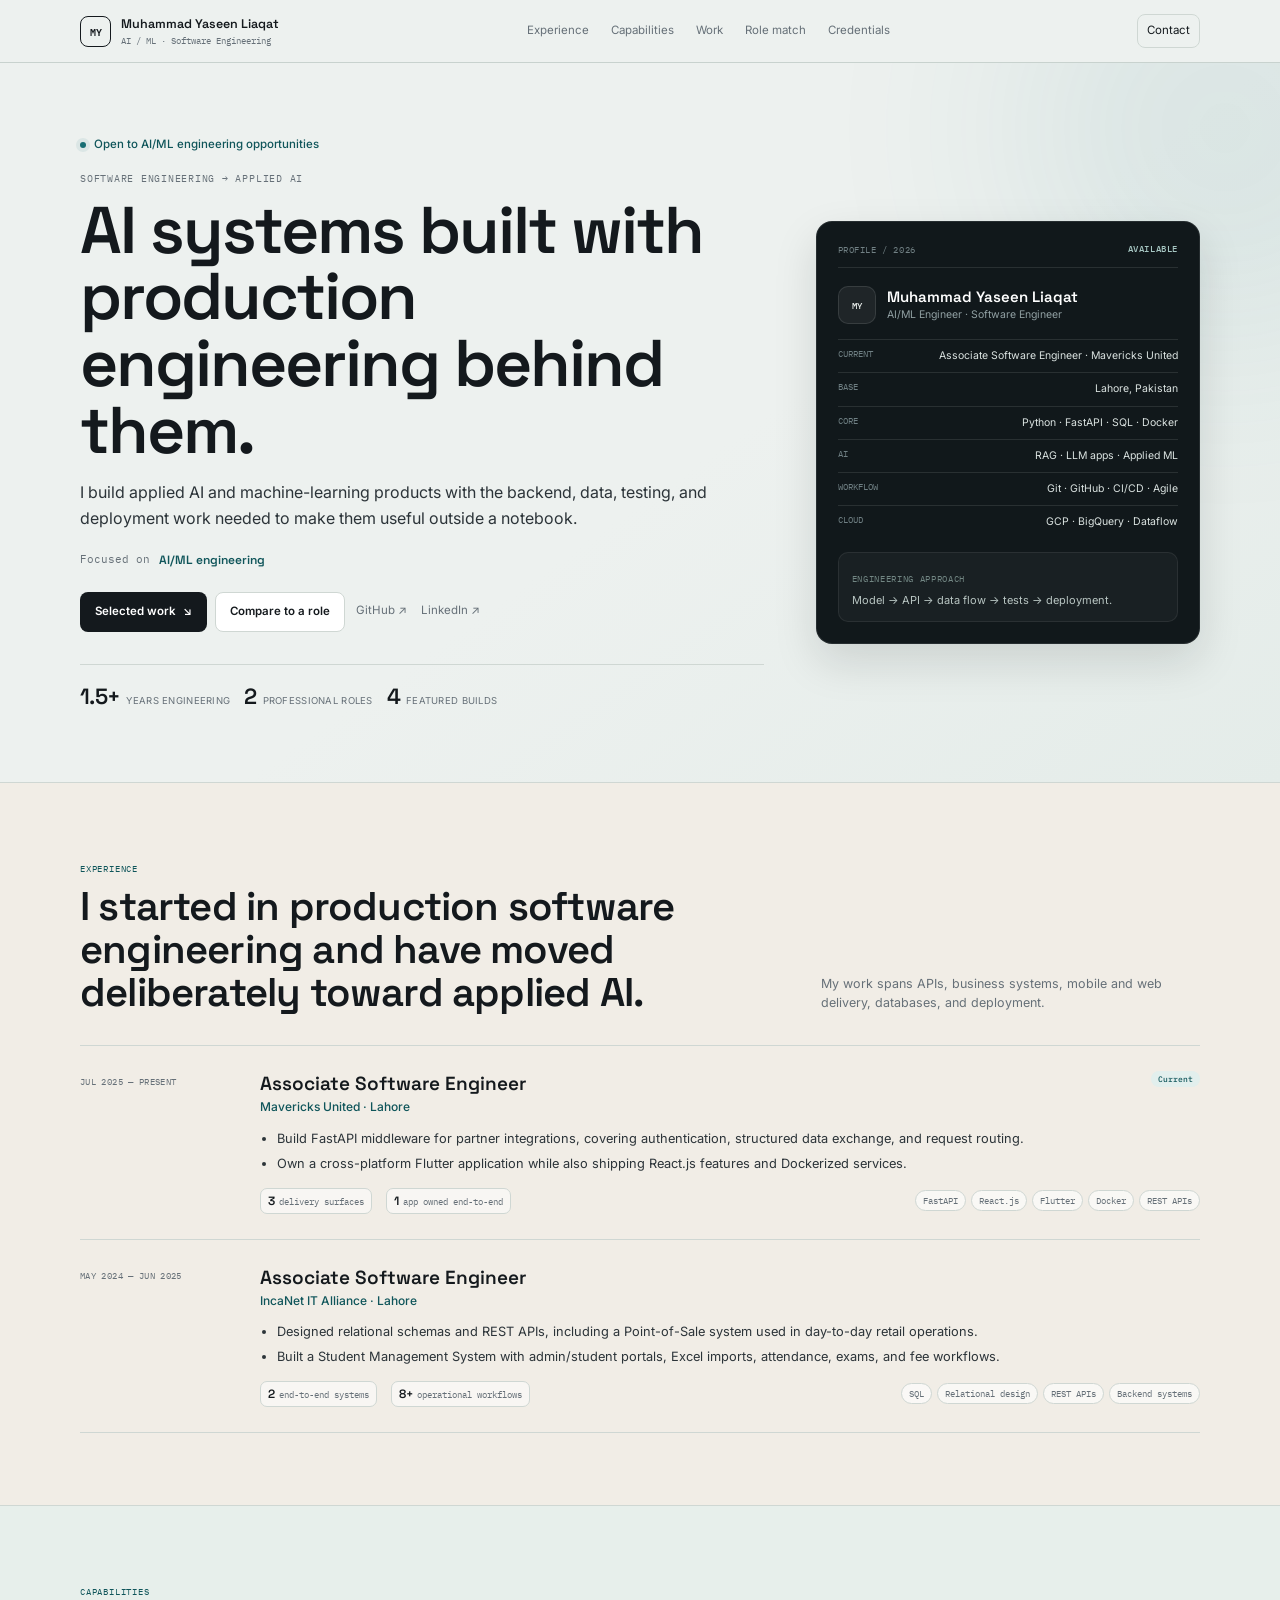
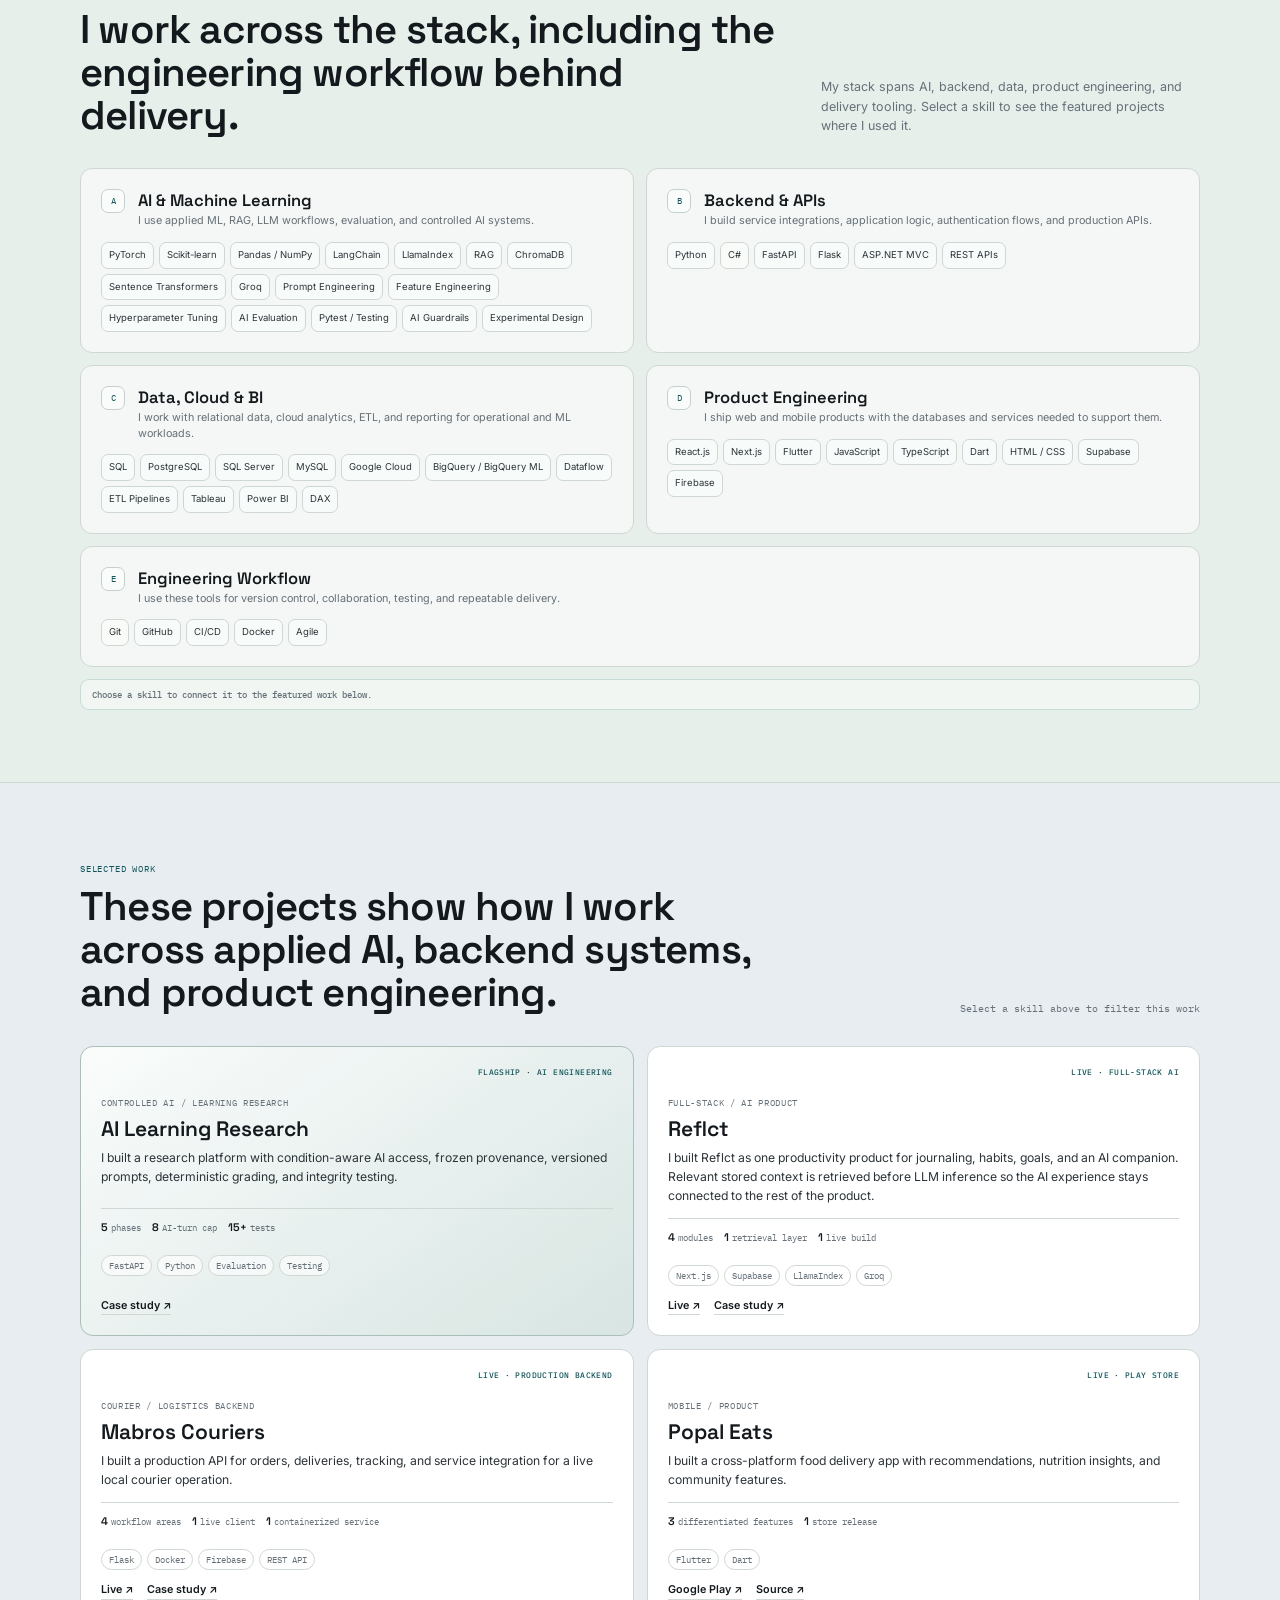
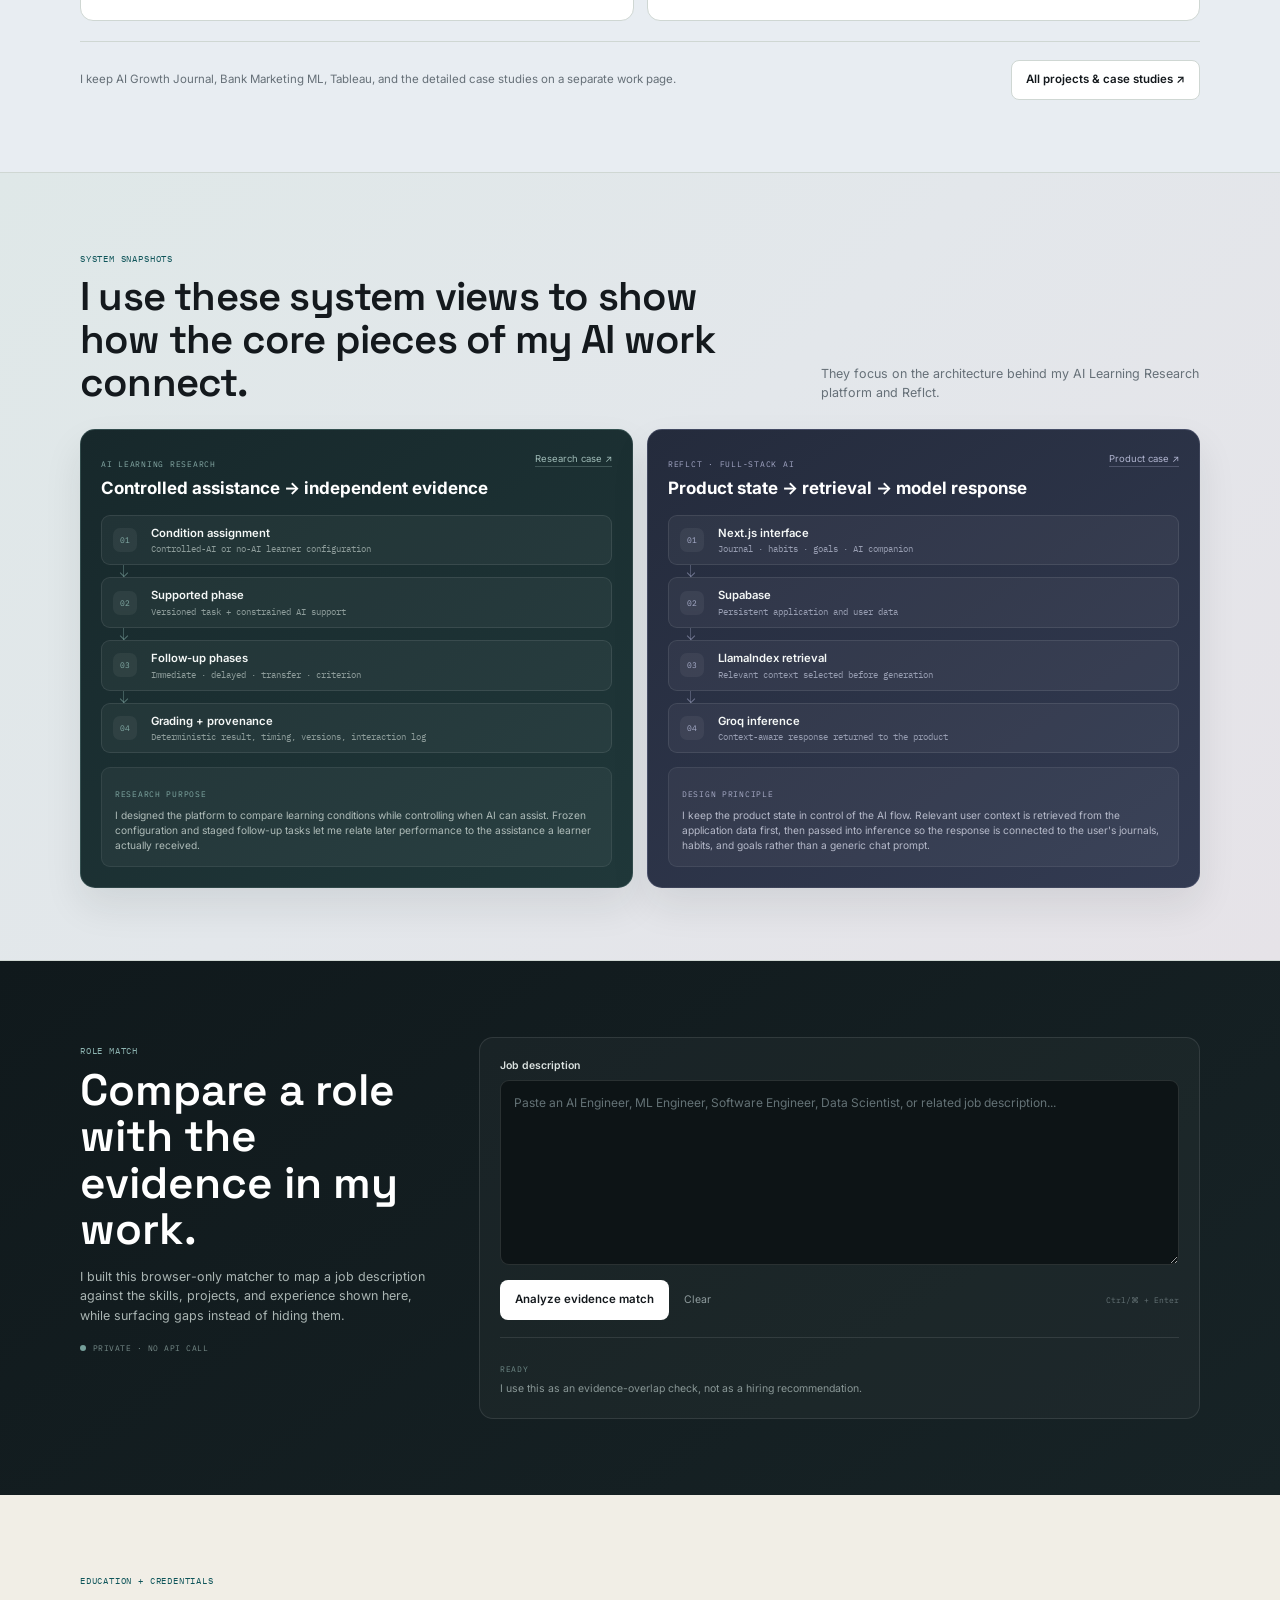
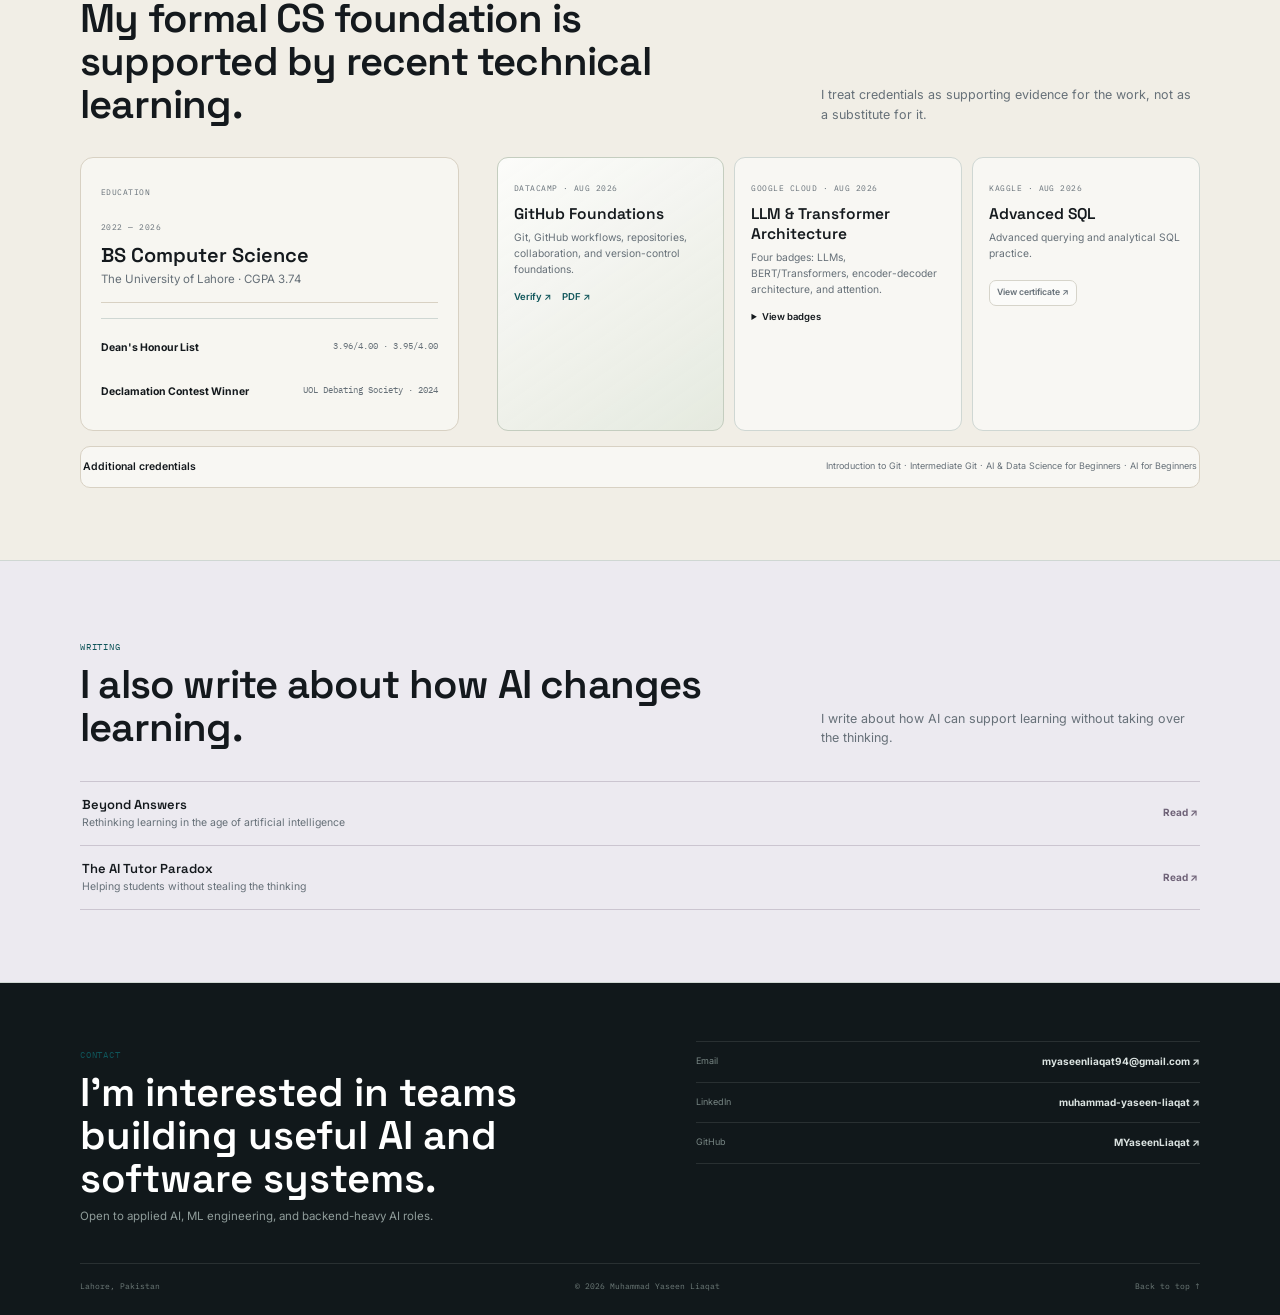
<file: index.html>
<!DOCTYPE html>
<html lang="en">
<head>
  <meta charset="utf-8">
  <meta name="viewport" content="width=device-width, initial-scale=1">
  <title>Muhammad Yaseen Liaqat — AI/ML Engineer & Software Engineer</title>
  <meta name="description" content="Portfolio of Muhammad Yaseen Liaqat — AI/ML Engineer and software engineer building applied AI systems, RAG workflows, APIs, data pipelines, and production applications.">
  <meta name="theme-color" content="#edf1ef">
  <link rel="canonical" href="https://myaseenliaqat.github.io/portfolio/">
  <meta property="og:type" content="website">
  <meta property="og:url" content="https://myaseenliaqat.github.io/portfolio/">
  <meta property="og:title" content="Muhammad Yaseen Liaqat — AI/ML Engineer & Software Engineer">
  <meta property="og:description" content="Applied AI backed by production software engineering — experience, selected work, credentials, and a private JD-to-portfolio evidence matcher.">
  <meta name="twitter:card" content="summary">
  <meta name="twitter:title" content="Muhammad Yaseen Liaqat — AI/ML Engineer & Software Engineer">
  <meta name="twitter:description" content="Applied AI backed by production software engineering.">
  <link rel="icon" href="assets/favicon.svg" type="image/svg+xml">
  <link rel="preconnect" href="https://fonts.googleapis.com">
  <link rel="preconnect" href="https://fonts.gstatic.com" crossorigin>
  <link href="https://fonts.googleapis.com/css2?family=Space+Grotesk:wght@500;600;700&family=Inter:wght@400;500;600&family=IBM+Plex+Mono:wght@400;500&display=swap" rel="stylesheet">
  <link rel="stylesheet" href="styles.css">
  <script type="application/ld+json">
  {
    "@context": "https://schema.org",
    "@type": "Person",
    "name": "Muhammad Yaseen Liaqat",
    "jobTitle": ["AI/ML Engineer", "Software Engineer"],
    "address": {"@type": "PostalAddress", "addressLocality": "Lahore", "addressCountry": "PK"},
    "alumniOf": {"@type": "CollegeOrUniversity", "name": "The University of Lahore"},
    "worksFor": {"@type": "Organization", "name": "Mavericks United"},
    "sameAs": [
      "https://linkedin.com/in/muhammad-yaseen-liaqat",
      "https://github.com/MYaseenLiaqat"
    ],
    "knowsAbout": ["Applied AI", "Machine Learning", "RAG", "LLM applications", "FastAPI", "Python", "SQL", "Docker", "GitHub", "CI/CD", "Google Cloud"]
  }
  </script>
</head>
<body>
<a class="skip-link" href="#main">Skip to content</a>
<div class="page-progress" aria-hidden="true"><span id="page-progress-fill"></span></div>

<header class="site-header" id="top">
  <div class="shell nav-shell">
    <a class="brand" href="#profile" aria-label="Go to profile overview">
      <span class="brand-mark">MY</span>
      <span class="brand-copy"><strong>Muhammad Yaseen Liaqat</strong><small>AI / ML · Software Engineering</small></span>
    </a>
    <nav class="desktop-nav" aria-label="Primary navigation">
      <a href="#experience">Experience</a>
      <a href="#capabilities">Capabilities</a>
      <a href="#projects">Work</a>
      <a href="#role-match">Role match</a>
      <a href="#credentials">Credentials</a>
    </nav>
    <div class="nav-actions">
      <a class="nav-contact" href="#contact">Contact</a>
      <button class="menu-button" id="menu-button" type="button" aria-label="Open navigation" aria-controls="mobile-nav" aria-expanded="false"><span></span><span></span></button>
    </div>
  </div>
  <nav class="mobile-nav" id="mobile-nav" aria-label="Mobile navigation">
    <a href="#experience">Experience</a><a href="#capabilities">Capabilities</a><a href="#projects">Work</a><a href="#role-match">Role match</a><a href="#credentials">Credentials</a><a href="#writing">Writing</a><a href="#contact">Contact</a>
  </nav>
</header>

<main id="main">
  <section class="hero" id="profile">
    <div class="hero-orb hero-orb-a" aria-hidden="true"></div>
    <div class="shell hero-grid">
      <div class="hero-copy reveal">
        <div class="availability"><span></span> Open to AI/ML engineering opportunities</div>
        <p class="hero-kicker mono">SOFTWARE ENGINEERING → APPLIED AI</p>
        <h1>AI systems built with production engineering behind them.</h1>
        <p class="hero-lede">I build applied AI and machine-learning products with the backend, data, testing, and deployment work needed to make them useful outside a notebook.</p>
        <div class="hero-role" aria-live="polite"><span class="mono">Focused on</span><strong id="focus-rotator">AI/ML engineering</strong></div>
        <div class="hero-actions">
          <a class="button button-primary" href="#projects">Selected work <span>↘</span></a>
          <a class="button button-secondary" href="#role-match">Compare to a role</a>
          <a class="text-link" href="https://github.com/MYaseenLiaqat" target="_blank" rel="noopener">GitHub ↗</a>
          <a class="text-link" href="https://linkedin.com/in/muhammad-yaseen-liaqat" target="_blank" rel="noopener">LinkedIn ↗</a>
        </div>
        <div class="hero-stats" aria-label="Portfolio highlights">
          <div><strong data-count-to="1.5" data-decimals="1" data-suffix="+">1.5+</strong><span>years engineering</span></div>
          <div><strong data-count-to="2">2</strong><span>professional roles</span></div>
          <div><strong data-count-to="4">4</strong><span>featured builds</span></div>
        </div>
      </div>

      <aside class="profile-panel reveal" aria-label="Professional profile summary">
        <div class="panel-topline"><span class="mono">PROFILE / 2026</span><span class="panel-status">AVAILABLE</span></div>
        <div class="profile-title-block"><span class="profile-avatar">MY</span><div><h2>Muhammad Yaseen Liaqat</h2><p>AI/ML Engineer · Software Engineer</p></div></div>
        <dl class="profile-facts">
          <div><dt>Current</dt><dd>Associate Software Engineer · Mavericks United</dd></div>
          <div><dt>Base</dt><dd>Lahore, Pakistan</dd></div>
          <div><dt>Core</dt><dd>Python · FastAPI · SQL · Docker</dd></div>
          <div><dt>AI</dt><dd>RAG · LLM apps · Applied ML</dd></div>
          <div><dt>Workflow</dt><dd>Git · GitHub · CI/CD · Agile</dd></div>
          <div><dt>Cloud</dt><dd>GCP · BigQuery · Dataflow</dd></div>
        </dl>
        <div class="profile-note"><span class="mono">ENGINEERING APPROACH</span><p>Model → API → data flow → tests → deployment.</p></div>
      </aside>
    </div>
  </section>

  <section class="section section-tone-warm" id="experience">
    <div class="shell">
      <div class="section-heading reveal">
        <div><span class="section-label mono">EXPERIENCE</span><h2>I started in production software engineering and have moved deliberately toward applied AI.</h2></div>
        <p>My work spans APIs, business systems, mobile and web delivery, databases, and deployment.</p>
      </div>
      <div class="experience-list">
        <article class="experience-item reveal">
          <div class="experience-date mono">JUL 2025 — PRESENT</div>
          <div class="experience-body">
            <div class="experience-title-row"><div><h3>Associate Software Engineer</h3><p>Mavericks United · Lahore</p></div><span>Current</span></div>
            <ul>
              <li>Build FastAPI middleware for partner integrations, covering authentication, structured data exchange, and request routing.</li>
              <li>Own a cross-platform Flutter application while also shipping React.js features and Dockerized services.</li>
            </ul>
            <div class="role-footer"><div class="role-metrics"><span><strong>3</strong> delivery surfaces</span><span><strong>1</strong> app owned end-to-end</span></div><div class="evidence-row"><span>FastAPI</span><span>React.js</span><span>Flutter</span><span>Docker</span><span>REST APIs</span></div></div>
          </div>
        </article>
        <article class="experience-item reveal">
          <div class="experience-date mono">MAY 2024 — JUN 2025</div>
          <div class="experience-body">
            <div class="experience-title-row"><div><h3>Associate Software Engineer</h3><p>IncaNet IT Alliance · Lahore</p></div></div>
            <ul>
              <li>Designed relational schemas and REST APIs, including a Point-of-Sale system used in day-to-day retail operations.</li>
              <li>Built a Student Management System with admin/student portals, Excel imports, attendance, exams, and fee workflows.</li>
            </ul>
            <div class="role-footer"><div class="role-metrics"><span><strong>2</strong> end-to-end systems</span><span><strong>8+</strong> operational workflows</span></div><div class="evidence-row"><span>SQL</span><span>Relational design</span><span>REST APIs</span><span>Backend systems</span></div></div>
          </div>
        </article>
      </div>
    </div>
  </section>

  <section class="section section-tone-sage" id="capabilities">
    <div class="shell">
      <div class="section-heading reveal">
        <div><span class="section-label mono">CAPABILITIES</span><h2>I work across the stack, including the engineering workflow behind delivery.</h2></div>
        <p>My stack spans AI, backend, data, product engineering, and delivery tooling. Select a skill to see the featured projects where I used it.</p>
      </div>
      <div class="capability-grid">
        <article class="capability-card reveal">
          <div class="capability-head"><span class="capability-number mono">A</span><div><h3>AI & Machine Learning</h3><p>I use applied ML, RAG, LLM workflows, evaluation, and controlled AI systems.</p></div></div>
          <div class="skill-cloud">
            <button data-skill="pytorch">PyTorch</button><button data-skill="scikit-learn">Scikit-learn</button><button data-skill="pandas-numpy">Pandas / NumPy</button><button data-skill="langchain">LangChain</button><button data-skill="llamaindex">LlamaIndex</button><button data-skill="rag">RAG</button><button data-skill="chromadb">ChromaDB</button><button data-skill="sentence-transformers">Sentence Transformers</button><button data-skill="groq">Groq</button><button data-skill="prompt-engineering">Prompt Engineering</button><button data-skill="feature-engineering">Feature Engineering</button><button data-skill="hyperparameter-tuning">Hyperparameter Tuning</button><button data-skill="evaluation">AI Evaluation</button><button data-skill="testing">Pytest / Testing</button><button data-skill="guardrails">AI Guardrails</button><button data-skill="experimental-design">Experimental Design</button>
          </div>
        </article>
        <article class="capability-card reveal">
          <div class="capability-head"><span class="capability-number mono">B</span><div><h3>Backend & APIs</h3><p>I build service integrations, application logic, authentication flows, and production APIs.</p></div></div>
          <div class="skill-cloud"><button data-skill="python">Python</button><button data-skill="csharp">C#</button><button data-skill="fastapi">FastAPI</button><button data-skill="flask">Flask</button><button data-skill="aspnet">ASP.NET MVC</button><button data-skill="rest-apis">REST APIs</button></div>
        </article>
        <article class="capability-card reveal">
          <div class="capability-head"><span class="capability-number mono">C</span><div><h3>Data, Cloud & BI</h3><p>I work with relational data, cloud analytics, ETL, and reporting for operational and ML workloads.</p></div></div>
          <div class="skill-cloud"><button data-skill="sql">SQL</button><button data-skill="postgresql">PostgreSQL</button><button data-skill="sql-server">SQL Server</button><button data-skill="mysql">MySQL</button><button data-skill="gcp">Google Cloud</button><button data-skill="bigquery">BigQuery / BigQuery ML</button><button data-skill="dataflow">Dataflow</button><button data-skill="etl">ETL Pipelines</button><button data-skill="tableau">Tableau</button><button data-skill="power-bi">Power BI</button><button data-skill="dax">DAX</button></div>
        </article>
        <article class="capability-card reveal">
          <div class="capability-head"><span class="capability-number mono">D</span><div><h3>Product Engineering</h3><p>I ship web and mobile products with the databases and services needed to support them.</p></div></div>
          <div class="skill-cloud"><button data-skill="react">React.js</button><button data-skill="nextjs">Next.js</button><button data-skill="flutter">Flutter</button><button data-skill="javascript">JavaScript</button><button data-skill="typescript">TypeScript</button><button data-skill="dart">Dart</button><button data-skill="html-css">HTML / CSS</button><button data-skill="supabase">Supabase</button><button data-skill="firebase">Firebase</button></div>
        </article>
        <article class="capability-card capability-card-tools reveal">
          <div class="capability-head"><span class="capability-number mono">E</span><div><h3>Engineering Workflow</h3><p>I use these tools for version control, collaboration, testing, and repeatable delivery.</p></div></div>
          <div class="skill-cloud"><button data-skill="git">Git</button><button data-skill="github">GitHub</button><button data-skill="cicd">CI/CD</button><button data-skill="docker">Docker</button><button data-skill="agile">Agile</button></div>
        </article>
      </div>
      <div class="skill-filter-feedback" id="skill-filter-feedback" aria-live="polite"><span>Choose a skill to connect it to the featured work below.</span><button id="clear-skill-filter" type="button" hidden>Clear filter</button></div>
    </div>
  </section>

  <section class="section section-tone-blue" id="projects">
    <div class="shell">
      <div class="section-heading reveal">
        <div><span class="section-label mono">SELECTED WORK</span><h2>These projects show how I work across applied AI, backend systems, and product engineering.</h2></div>
        <div class="project-filter-status" id="project-filter-status" aria-live="polite"><span>Select a skill above to filter this work</span><button id="clear-project-filter" type="button" hidden>Clear filter</button></div>
      </div>
      <div class="project-grid project-grid-home" id="project-grid">
        <article class="project-card project-card-featured reveal" data-stack="fastapi python ai prompt-engineering evaluation testing guardrails experimental-design research backend rest-apis git github cicd">
          <div class="project-card-head"><span class="project-status live">FLAGSHIP · AI ENGINEERING</span></div>
          <p class="project-type mono">CONTROLLED AI / LEARNING RESEARCH</p><h3>AI Learning Research</h3>
          <p class="project-description">I built a research platform with condition-aware AI access, frozen provenance, versioned prompts, deterministic grading, and integrity testing.</p>
          <div class="project-metrics"><span><strong>5</strong> phases</span><span><strong>8</strong> AI-turn cap</span><span><strong>15+</strong> tests</span></div>
          <div class="project-stack"><span>FastAPI</span><span>Python</span><span>Evaluation</span><span>Testing</span></div>
          <div class="project-links"><a href="projects.html#case-ai-learning">Case study ↗</a></div>
        </article>
        <article class="project-card reveal" data-stack="nextjs react javascript typescript supabase groq llamaindex rag embeddings ai product git github">
          <div class="project-card-head"><span class="project-status live">LIVE · FULL-STACK AI</span></div>
          <p class="project-type mono">FULL-STACK / AI PRODUCT</p><h3>Reflct</h3>
          <p class="project-description">I built Reflct as one productivity product for journaling, habits, goals, and an AI companion. Relevant stored context is retrieved before LLM inference so the AI experience stays connected to the rest of the product.</p>
          <div class="project-metrics"><span><strong>4</strong> modules</span><span><strong>1</strong> retrieval layer</span><span><strong>1</strong> live build</span></div>
          <div class="project-stack"><span>Next.js</span><span>Supabase</span><span>LlamaIndex</span><span>Groq</span></div>
          <div class="project-links"><a href="https://reflct-app-ebon.vercel.app/" target="_blank" rel="noopener">Live ↗</a><a href="projects.html#case-reflct">Case study ↗</a></div>
        </article>
        <article class="project-card reveal" data-stack="flask docker firebase rest-apis python backend git github cicd">
          <div class="project-card-head"><span class="project-status live">LIVE · PRODUCTION BACKEND</span></div>
          <p class="project-type mono">COURIER / LOGISTICS BACKEND</p><h3>Mabros Couriers</h3>
          <p class="project-description">I built a production API for orders, deliveries, tracking, and service integration for a live local courier operation.</p>
          <div class="project-metrics"><span><strong>4</strong> workflow areas</span><span><strong>1</strong> live client</span><span><strong>1</strong> containerized service</span></div>
          <div class="project-stack"><span>Flask</span><span>Docker</span><span>Firebase</span><span>REST API</span></div>
          <div class="project-links"><a href="https://mabroscouriers.com/" target="_blank" rel="noopener">Live ↗</a><a href="projects.html#case-mabros">Case study ↗</a></div>
        </article>
        <article class="project-card reveal" data-stack="flutter dart mobile product ai git github">
          <div class="project-card-head"><span class="project-status live">LIVE · PLAY STORE</span></div>
          <p class="project-type mono">MOBILE / PRODUCT</p><h3>Popal Eats</h3>
          <p class="project-description">I built a cross-platform food delivery app with recommendations, nutrition insights, and community features.</p>
          <div class="project-metrics"><span><strong>3</strong> differentiated features</span><span><strong>1</strong> store release</span></div>
          <div class="project-stack"><span>Flutter</span><span>Dart</span></div>
          <div class="project-links"><a href="https://play.google.com/store/apps/details?id=com.popaleats.app" target="_blank" rel="noopener">Google Play ↗</a><a href="https://github.com/MYaseenLiaqat/popal-eats" target="_blank" rel="noopener">Source ↗</a></div>
        </article>
      </div>
      <div class="section-cta reveal"><p>I keep AI Growth Journal, Bank Marketing ML, Tableau, and the detailed case studies on a separate work page.</p><a class="button button-secondary" href="projects.html">All projects & case studies ↗</a></div>
    </div>
  </section>

  <section class="section architecture-section" id="system-flows">
    <div class="shell">
      <div class="section-heading architecture-heading reveal">
        <div>
          <span class="section-label mono">SYSTEM SNAPSHOTS</span>
          <h2>I use these system views to show how the core pieces of my AI work connect.</h2>
        </div>
        <p>They focus on the architecture behind my AI Learning Research platform and Reflct.</p>
      </div>

      <div class="architecture-grid">
        <article class="architecture-card architecture-research reveal">
          <div class="architecture-top">
            <div>
              <span class="architecture-kicker mono">AI LEARNING RESEARCH</span>
              <h3>Controlled assistance → independent evidence</h3>
            </div>
            <a href="projects.html#case-ai-learning">Research case ↗</a>
          </div>

          <div class="flow-diagram" aria-label="AI Learning Research system flow">
            <div class="flow-node"><span class="flow-index mono">01</span><div><strong>Condition assignment</strong><small>Controlled-AI or no-AI learner configuration</small></div></div>
            <div class="flow-connector" aria-hidden="true"><span></span></div>
            <div class="flow-node"><span class="flow-index mono">02</span><div><strong>Supported phase</strong><small>Versioned task + constrained AI support</small></div></div>
            <div class="flow-connector" aria-hidden="true"><span></span></div>
            <div class="flow-node"><span class="flow-index mono">03</span><div><strong>Follow-up phases</strong><small>Immediate · delayed · transfer · criterion</small></div></div>
            <div class="flow-connector" aria-hidden="true"><span></span></div>
            <div class="flow-node"><span class="flow-index mono">04</span><div><strong>Grading + provenance</strong><small>Deterministic result, timing, versions, interaction log</small></div></div>
          </div>

          <div class="architecture-note">
            <span class="mono">RESEARCH PURPOSE</span>
            <p>I designed the platform to compare learning conditions while controlling when AI can assist. Frozen configuration and staged follow-up tasks let me relate later performance to the assistance a learner actually received.</p>
          </div>
        </article>

        <article class="architecture-card architecture-product reveal">
          <div class="architecture-top">
            <div>
              <span class="architecture-kicker mono">REFLCT · FULL-STACK AI</span>
              <h3>Product state → retrieval → model response</h3>
            </div>
            <a href="projects.html#case-reflct">Product case ↗</a>
          </div>

          <div class="flow-diagram" aria-label="Reflct application flow">
            <div class="flow-node"><span class="flow-index mono">01</span><div><strong>Next.js interface</strong><small>Journal · habits · goals · AI companion</small></div></div>
            <div class="flow-connector" aria-hidden="true"><span></span></div>
            <div class="flow-node"><span class="flow-index mono">02</span><div><strong>Supabase</strong><small>Persistent application and user data</small></div></div>
            <div class="flow-connector" aria-hidden="true"><span></span></div>
            <div class="flow-node"><span class="flow-index mono">03</span><div><strong>LlamaIndex retrieval</strong><small>Relevant context selected before generation</small></div></div>
            <div class="flow-connector" aria-hidden="true"><span></span></div>
            <div class="flow-node"><span class="flow-index mono">04</span><div><strong>Groq inference</strong><small>Context-aware response returned to the product</small></div></div>
          </div>

          <div class="architecture-note">
            <span class="mono">DESIGN PRINCIPLE</span>
            <p>I keep the product state in control of the AI flow. Relevant user context is retrieved from the application data first, then passed into inference so the response is connected to the user's journals, habits, and goals rather than a generic chat prompt.</p>
          </div>
        </article>
      </div>
    </div>
  </section>

  <section class="role-match-section" id="role-match">
    <div class="shell role-match-grid">
      <div class="role-match-copy reveal"><span class="section-label mono">ROLE MATCH</span><h2>Compare a role with the evidence in my work.</h2><p>I built this browser-only matcher to map a job description against the skills, projects, and experience shown here, while surfacing gaps instead of hiding them.</p><div class="privacy-note mono"><span></span> PRIVATE · NO API CALL</div></div>
      <div class="matcher reveal">
        <label for="jd-input">Job description</label>
        <textarea id="jd-input" rows="8" placeholder="Paste an AI Engineer, ML Engineer, Software Engineer, Data Scientist, or related job description..."></textarea>
        <div class="matcher-actions"><button class="button button-light" id="analyze-jd" type="button">Analyze evidence match</button><button class="text-button" id="clear-jd" type="button">Clear</button><span class="shortcut mono">Ctrl/⌘ + Enter</span></div>
        <div class="matcher-empty" id="matcher-empty"><span class="mono">READY</span><p>I use this as an evidence-overlap check, not as a hiring recommendation.</p></div>
        <div class="matcher-results" id="matcher-results" hidden aria-live="polite">
          <div class="match-score-block"><div class="score-ring" id="score-ring"><strong id="match-score">0%</strong></div><div><span class="mono">EVIDENCE OVERLAP</span><h3 id="match-label">Good alignment</h3><p id="match-summary"></p></div></div>
          <div class="recruiter-brief"><span class="mono">RECRUITER BRIEF</span><p id="recruiter-brief-text"></p></div>
          <div class="match-columns"><div><h4>Matched capabilities</h4><div class="result-tags" id="matched-skills"></div></div><div><h4>Not explicitly evidenced</h4><div class="result-tags muted" id="missing-skills"></div></div></div>
          <div class="evidence-output"><h4>Supporting evidence</h4><ul id="evidence-list"></ul></div>
          <div class="experience-warning" id="experience-warning" hidden></div>
          <button class="copy-summary" id="copy-summary" type="button">Copy match summary</button>
        </div>
      </div>
    </div>
  </section>

  <section class="section section-tone-sand" id="credentials">
    <div class="shell">
      <div class="section-heading reveal"><div><span class="section-label mono">EDUCATION + CREDENTIALS</span><h2>My formal CS foundation is supported by recent technical learning.</h2></div><p>I treat credentials as supporting evidence for the work, not as a substitute for it.</p></div>
      <div class="credential-layout">
        <article class="education-card reveal"><span class="mini-label mono">EDUCATION</span><div class="education-main"><span class="credential-date mono">2022 — 2026</span><h3>BS Computer Science</h3><p>The University of Lahore · CGPA 3.74</p></div><div class="education-secondary"><span><strong>Dean's Honour List</strong><small>3.96/4.00 · 3.95/4.00</small></span><span><strong>Declamation Contest Winner</strong><small>UOL Debating Society · 2024</small></span></div></article>
        <div class="credential-grid reveal">
          <article class="credential-mini credential-mini-featured"><span class="credential-date mono">DATACAMP · AUG 2026</span><h3>GitHub Foundations</h3><p>Git, GitHub workflows, repositories, collaboration, and version-control foundations.</p><div class="credential-actions"><a href="https://www.datacamp.com/completed/statement-of-accomplishment/track/133c0211200675e564ca2a7ef162b93dd747220d?utm_medium=organic_social&utm_campaign=sharewidget&utm_content=soa" target="_blank" rel="noopener">Verify ↗</a><a href="assets/credentials/github-foundations.pdf" target="_blank" rel="noopener">PDF ↗</a></div></article>
          <article class="credential-mini"><span class="credential-date mono">GOOGLE CLOUD · AUG 2026</span><h3>LLM & Transformer Architecture</h3><p>Four badges: LLMs, BERT/Transformers, encoder-decoder architecture, and attention.</p><details><summary>View badges</summary><div class="badge-actions"><button type="button" data-credential-image="assets/credentials/introduction-to-llms.png" data-credential-title="Introduction to Large Language Models — Google Cloud">LLMs</button><button type="button" data-credential-image="assets/credentials/transformer-bert.png" data-credential-title="Transformer Models and BERT Model — Google Cloud">BERT</button><button type="button" data-credential-image="assets/credentials/encoder-decoder.png" data-credential-title="Encoder-Decoder Architecture — Google Cloud">Encoder-decoder</button><button type="button" data-credential-image="assets/credentials/attention-mechanism.png" data-credential-title="Attention Mechanism — Google Cloud">Attention</button></div></details></article>
          <article class="credential-mini"><span class="credential-date mono">KAGGLE · AUG 2026</span><h3>Advanced SQL</h3><p>Advanced querying and analytical SQL practice.</p><button class="credential-text-button" type="button" data-credential-image="assets/credentials/advanced-sql.png" data-credential-title="Advanced SQL — Kaggle">View certificate ↗</button></article>
        </div>
      </div>
      <details class="additional-credentials reveal"><summary><span>Additional credentials</span><small>Introduction to Git · Intermediate Git · AI & Data Science for Beginners · AI for Beginners</small></summary><div class="additional-credential-grid"><a href="assets/credentials/introduction-to-git.pdf" target="_blank" rel="noopener"><strong>Introduction to Git</strong><span>DataCamp · Aug 2026 ↗</span></a><a href="assets/credentials/intermediate-git.pdf" target="_blank" rel="noopener"><strong>Intermediate Git</strong><span>DataCamp · Aug 2026 ↗</span></a><a href="assets/credentials/ai-data-science-beginners.pdf" target="_blank" rel="noopener"><strong>AI & Data Science for Beginners</strong><span>Honhaar Jawan · Jul 2026 ↗</span></a><div><strong>AI for Beginners</strong><span>HP LIFE · Jun 2025</span></div></div></details>
    </div>
  </section>

  <section class="section writing-section section-tone-lilac" id="writing">
    <div class="shell">
      <div class="section-heading reveal"><div><span class="section-label mono">WRITING</span><h2>I also write about how AI changes learning.</h2></div><p>I write about how AI can support learning without taking over the thinking.</p></div>
      <div class="writing-list reveal">
        <a href="https://medium.com/@yaseenliaqat96/beyond-answers-rethinking-learning-in-the-age-of-artificial-intelligence-31289c2e0f90" target="_blank" rel="noopener"><div><strong>Beyond Answers</strong><small>Rethinking learning in the age of artificial intelligence</small></div><b>Read ↗</b></a>
        <a href="https://medium.com/@yaseenliaqat96/the-ai-tutor-paradox-helping-students-without-stealing-the-thinking-24695d2f7bd6" target="_blank" rel="noopener"><div><strong>The AI Tutor Paradox</strong><small>Helping students without stealing the thinking</small></div><b>Read ↗</b></a>
      </div>
    </div>
  </section>
</main>

<footer id="contact">
  <div class="shell footer-grid">
    <div><span class="section-label mono">CONTACT</span><h2>I'm interested in teams building useful AI and software systems.</h2><p>Open to applied AI, ML engineering, and backend-heavy AI roles.</p></div>
    <div class="footer-links"><a href="mailto:myaseenliaqat94@gmail.com"><span>Email</span><strong>myaseenliaqat94@gmail.com ↗</strong></a><a href="https://linkedin.com/in/muhammad-yaseen-liaqat" target="_blank" rel="noopener"><span>LinkedIn</span><strong>muhammad-yaseen-liaqat ↗</strong></a><a href="https://github.com/MYaseenLiaqat" target="_blank" rel="noopener"><span>GitHub</span><strong>MYaseenLiaqat ↗</strong></a></div>
  </div>
  <div class="shell footer-bottom mono"><span>Lahore, Pakistan</span><span>© <span id="year">2026</span> Muhammad Yaseen Liaqat</span><a href="#top">Back to top ↑</a></div>
</footer>

<dialog class="credential-dialog" id="credential-dialog">
  <div class="credential-dialog-bar">
    <strong id="credential-dialog-title">Credential preview</strong>
    <button type="button" id="credential-dialog-close" aria-label="Close credential preview">Close</button>
  </div>
  <div class="credential-dialog-stage">
    <img id="credential-dialog-image" alt="Credential preview">
  </div>
</dialog>

<script src="script.js"></script>
</body>
</html>
</file>
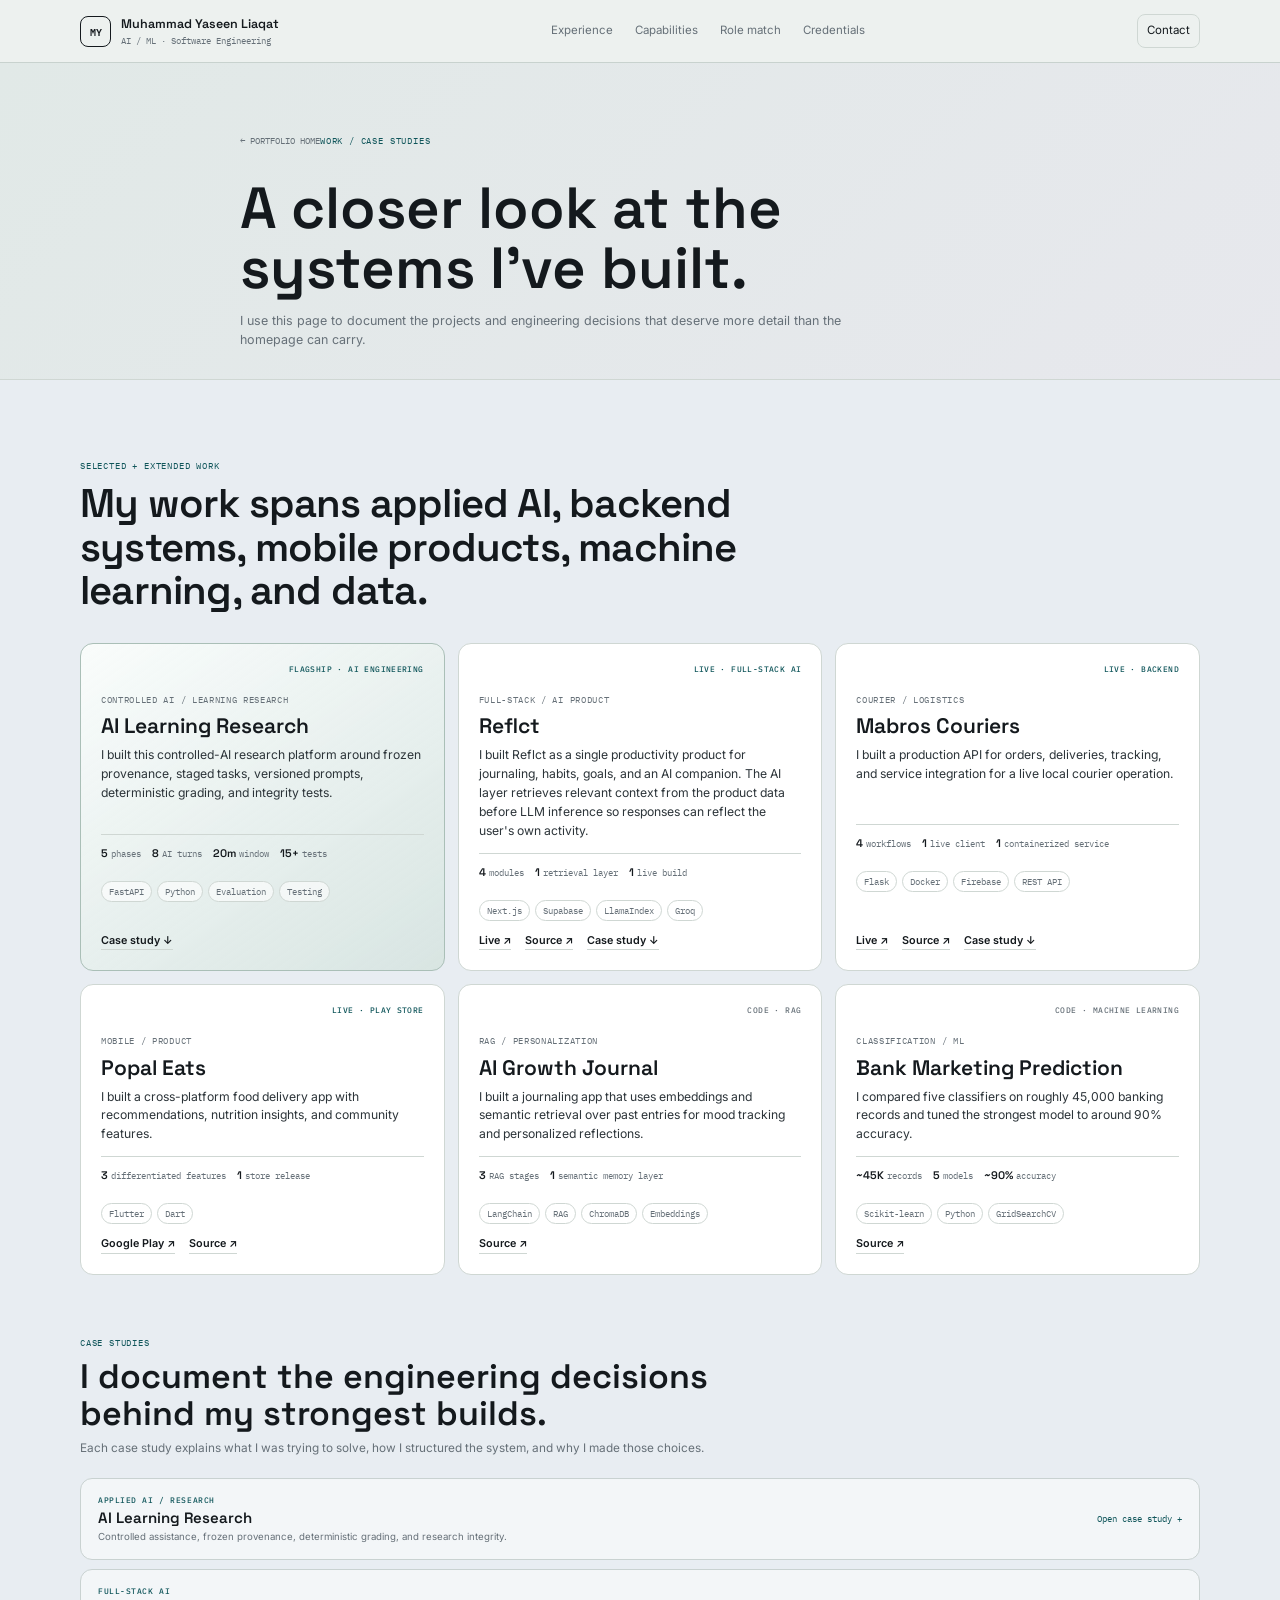
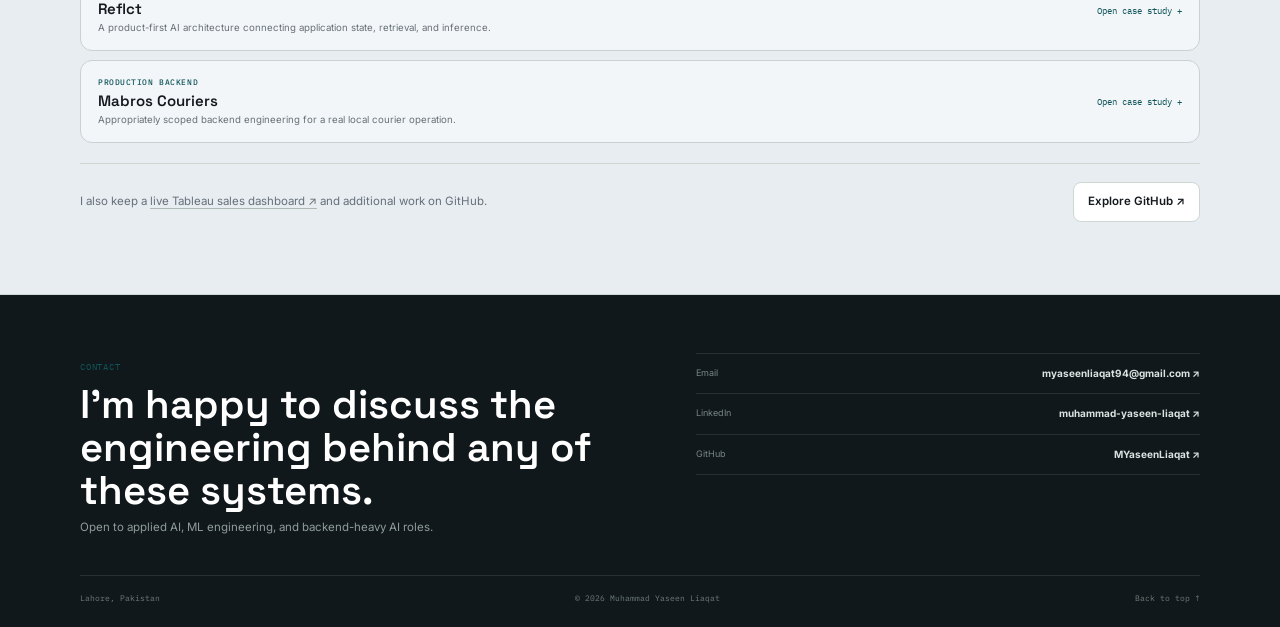
<file: projects.html>
<!DOCTYPE html>
<html lang="en">
<head>
  <meta charset="utf-8">
  <meta name="viewport" content="width=device-width, initial-scale=1">
  <title>Selected Work — Muhammad Yaseen Liaqat</title>
  <meta name="description" content="AI, machine learning, backend, mobile, data, and engineering projects by Muhammad Yaseen Liaqat, with compact engineering case studies.">
  <meta name="theme-color" content="#edf1ef">
  <link rel="canonical" href="https://myaseenliaqat.github.io/portfolio/projects.html">
  <meta property="og:url" content="https://myaseenliaqat.github.io/portfolio/projects.html">
  <link rel="icon" href="assets/favicon.svg" type="image/svg+xml">
  <link rel="preconnect" href="https://fonts.googleapis.com"><link rel="preconnect" href="https://fonts.gstatic.com" crossorigin>
  <link href="https://fonts.googleapis.com/css2?family=Space+Grotesk:wght@500;600;700&family=Inter:wght@400;500;600&family=IBM+Plex+Mono:wght@400;500&display=swap" rel="stylesheet">
  <link rel="stylesheet" href="styles.css">
</head>
<body>
<a class="skip-link" href="#main">Skip to content</a><div class="page-progress" aria-hidden="true"><span id="page-progress-fill"></span></div>
<header class="site-header" id="top"><div class="shell nav-shell"><a class="brand" href="index.html#profile"><span class="brand-mark">MY</span><span class="brand-copy"><strong>Muhammad Yaseen Liaqat</strong><small>AI / ML · Software Engineering</small></span></a><nav class="desktop-nav" aria-label="Primary navigation"><a href="index.html#experience">Experience</a><a href="index.html#capabilities">Capabilities</a><a href="index.html#role-match">Role match</a><a href="index.html#credentials">Credentials</a></nav><div class="nav-actions"><a class="nav-contact" href="index.html#contact">Contact</a><button class="menu-button" id="menu-button" type="button" aria-label="Open navigation" aria-controls="mobile-nav" aria-expanded="false"><span></span><span></span></button></div></div><nav class="mobile-nav" id="mobile-nav" aria-label="Mobile navigation"><a href="index.html">Portfolio home</a><a href="index.html#experience">Experience</a><a href="index.html#capabilities">Capabilities</a><a href="index.html#role-match">Role match</a><a href="index.html#credentials">Credentials</a><a href="index.html#contact">Contact</a></nav></header>

<main id="main">
  <section class="subpage-hero"><div class="shell subpage-hero-inner reveal"><a class="back-link mono" href="index.html#projects">← PORTFOLIO HOME</a><span class="section-label mono">WORK / CASE STUDIES</span><h1>A closer look at the systems I've built.</h1><p>I use this page to document the projects and engineering decisions that deserve more detail than the homepage can carry.</p></div></section>
  <section class="section section-tone-blue" id="projects"><div class="shell">
    <div class="section-heading reveal"><div><span class="section-label mono">SELECTED + EXTENDED WORK</span><h2>My work spans applied AI, backend systems, mobile products, machine learning, and data.</h2></div></div>
    <div class="project-grid project-grid-all" id="project-grid">
      <article class="project-card project-card-featured reveal" data-stack="fastapi python ai prompt-engineering evaluation testing guardrails experimental-design research backend rest-apis git github cicd"><div class="project-card-head"><span class="project-status live">FLAGSHIP · AI ENGINEERING</span></div><p class="project-type mono">CONTROLLED AI / LEARNING RESEARCH</p><h3>AI Learning Research</h3><p class="project-description">I built this controlled-AI research platform around frozen provenance, staged tasks, versioned prompts, deterministic grading, and integrity tests.</p><div class="project-metrics"><span><strong>5</strong> phases</span><span><strong>8</strong> AI turns</span><span><strong>20m</strong> window</span><span><strong>15+</strong> tests</span></div><div class="project-stack"><span>FastAPI</span><span>Python</span><span>Evaluation</span><span>Testing</span></div><div class="project-links"><a href="#case-ai-learning">Case study ↓</a></div></article>
      <article class="project-card reveal" data-stack="nextjs react javascript typescript supabase groq llamaindex rag embeddings ai product git github"><div class="project-card-head"><span class="project-status live">LIVE · FULL-STACK AI</span></div><p class="project-type mono">FULL-STACK / AI PRODUCT</p><h3>Reflct</h3><p class="project-description">I built Reflct as a single productivity product for journaling, habits, goals, and an AI companion. The AI layer retrieves relevant context from the product data before LLM inference so responses can reflect the user's own activity.</p><div class="project-metrics"><span><strong>4</strong> modules</span><span><strong>1</strong> retrieval layer</span><span><strong>1</strong> live build</span></div><div class="project-stack"><span>Next.js</span><span>Supabase</span><span>LlamaIndex</span><span>Groq</span></div><div class="project-links"><a href="https://reflct-app-ebon.vercel.app/" target="_blank" rel="noopener">Live ↗</a><a href="https://github.com/MYaseenLiaqat/reflct-app" target="_blank" rel="noopener">Source ↗</a><a href="#case-reflct">Case study ↓</a></div></article>
      <article class="project-card reveal" data-stack="flask docker firebase rest-apis python backend git github cicd"><div class="project-card-head"><span class="project-status live">LIVE · BACKEND</span></div><p class="project-type mono">COURIER / LOGISTICS</p><h3>Mabros Couriers</h3><p class="project-description">I built a production API for orders, deliveries, tracking, and service integration for a live local courier operation.</p><div class="project-metrics"><span><strong>4</strong> workflows</span><span><strong>1</strong> live client</span><span><strong>1</strong> containerized service</span></div><div class="project-stack"><span>Flask</span><span>Docker</span><span>Firebase</span><span>REST API</span></div><div class="project-links"><a href="https://mabroscouriers.com/" target="_blank" rel="noopener">Live ↗</a><a href="https://github.com/MYaseenLiaqat/mabros-backend" target="_blank" rel="noopener">Source ↗</a><a href="#case-mabros">Case study ↓</a></div></article>
      <article class="project-card reveal" data-stack="flutter dart mobile product ai git github"><div class="project-card-head"><span class="project-status live">LIVE · PLAY STORE</span></div><p class="project-type mono">MOBILE / PRODUCT</p><h3>Popal Eats</h3><p class="project-description">I built a cross-platform food delivery app with recommendations, nutrition insights, and community features.</p><div class="project-metrics"><span><strong>3</strong> differentiated features</span><span><strong>1</strong> store release</span></div><div class="project-stack"><span>Flutter</span><span>Dart</span></div><div class="project-links"><a href="https://play.google.com/store/apps/details?id=com.popaleats.app" target="_blank" rel="noopener">Google Play ↗</a><a href="https://github.com/MYaseenLiaqat/popal-eats" target="_blank" rel="noopener">Source ↗</a></div></article>
      <article class="project-card reveal" data-stack="langchain rag embeddings chromadb sentence-transformers prompt-engineering python ai git github"><div class="project-card-head"><span class="project-status">CODE · RAG</span></div><p class="project-type mono">RAG / PERSONALIZATION</p><h3>AI Growth Journal</h3><p class="project-description">I built a journaling app that uses embeddings and semantic retrieval over past entries for mood tracking and personalized reflections.</p><div class="project-metrics"><span><strong>3</strong> RAG stages</span><span><strong>1</strong> semantic memory layer</span></div><div class="project-stack"><span>LangChain</span><span>RAG</span><span>ChromaDB</span><span>Embeddings</span></div><div class="project-links"><a href="https://github.com/MYaseenLiaqat/ai-journal" target="_blank" rel="noopener">Source ↗</a></div></article>
      <article class="project-card reveal" data-stack="scikit-learn python ml feature-engineering hyperparameter-tuning pandas-numpy data git github"><div class="project-card-head"><span class="project-status">CODE · MACHINE LEARNING</span></div><p class="project-type mono">CLASSIFICATION / ML</p><h3>Bank Marketing Prediction</h3><p class="project-description">I compared five classifiers on roughly 45,000 banking records and tuned the strongest model to around 90% accuracy.</p><div class="project-metrics"><span><strong>~45K</strong> records</span><span><strong>5</strong> models</span><span><strong>~90%</strong> accuracy</span></div><div class="project-stack"><span>Scikit-learn</span><span>Python</span><span>GridSearchCV</span></div><div class="project-links"><a href="https://github.com/MYaseenLiaqat/bank-marketing-ml" target="_blank" rel="noopener">Source ↗</a></div></article>
    </div>

    <div class="case-study-heading reveal"><span class="section-label mono">CASE STUDIES</span><h3>I document the engineering decisions behind my strongest builds.</h3><p>Each case study explains what I was trying to solve, how I structured the system, and why I made those choices.</p></div>
    <div class="case-study-list">
      <details class="case-study reveal" id="case-ai-learning"><summary><span><b class="mono">APPLIED AI / RESEARCH</b><strong>AI Learning Research</strong><small>Controlled assistance, frozen provenance, deterministic grading, and research integrity.</small></span><i>Open case study +</i></summary><div class="case-study-content"><div class="case-study-copy"><p class="case-study-problem"><strong>What I was solving.</strong> I built an experimental learning platform where AI can support a learner without silently becoming the learner, while keeping study conditions reproducible.</p><div class="case-study-decisions"><div><p><strong>I freeze provenance.</strong> I persist the learner condition, prompt version, model/provider identifiers, module version, and AI cap instead of inheriting them from mutable runtime settings.</p></div><div><p><strong>I control assistance.</strong> AI access is condition-aware, attempts are ownership-checked, supported sessions expire, and the interaction count is capped.</p></div><div><p><strong>I grade deterministically.</strong> Code runs in a fresh namespace with an explicit result variable, while automated tests cover access, submission, scheduling, seed data, and prompt integrity.</p></div></div><div class="case-study-metrics"><span><b>5</b> phases</span><span><b>8</b> AI turns</span><span><b>20m</b> supported phase</span><span><b>15+</b> tests</span></div></div><div class="case-study-system"><span class="mono">SYSTEM SHAPE</span><div class="system-flow"><div><small>01</small><strong>Learner</strong><em>condition + attempt</em></div><i>→</i><div><small>02</small><strong>FastAPI</strong><em>access + provenance</em></div><i>→</i><div><small>03</small><strong>AI / Task</strong><em>versioned support</em></div><i>→</i><div><small>04</small><strong>Grader</strong><em>result + research log</em></div></div><p>I designed the system around reproducibility and controlled assistance rather than chatbot novelty.</p></div></div></details>
      <details class="case-study reveal" id="case-reflct"><summary><span><b class="mono">FULL-STACK AI</b><strong>Reflct</strong><small>A product-first AI architecture connecting application state, retrieval, and inference.</small></span><i>Open case study +</i></summary><div class="case-study-content"><div class="case-study-copy"><p class="case-study-problem"><strong>What I was solving.</strong> I wanted Reflct to feel like one coherent productivity product rather than a dashboard with an AI chat box attached. Journals, habits, and goals are persistent product data, and the AI companion should use relevant parts of that context when responding.</p><div class="case-study-decisions"><div><p><strong>I keep product state central.</strong> Next.js drives the product interface, while Supabase stores the persistent user and application data that the experience is built around.</p></div><div><p><strong>I put retrieval before inference.</strong> LlamaIndex selects relevant context from the stored product data before the request reaches the model, so the response can reflect the user's own activity instead of relying on a generic prompt alone.</p></div><div><p><strong>I keep inference as one service inside the product.</strong> Groq handles the LLM call, while the application controls the user state and retrieval flow around it. The generated response then returns to the same Next.js experience.</p></div></div><div class="case-study-metrics"><span><b>4</b> modules</span><span><b>1</b> retrieval layer</span><span><b>1</b> inference layer</span><span><b>1</b> live build</span></div></div><div class="case-study-system"><span class="mono">SYSTEM SHAPE</span><div class="system-flow"><div><small>01</small><strong>Next.js</strong><em>product UI</em></div><i>→</i><div><small>02</small><strong>Supabase</strong><em>app data</em></div><i>→</i><div><small>03</small><strong>LlamaIndex</strong><em>retrieval</em></div><i>→</i><div><small>04</small><strong>Groq</strong><em>LLM inference</em></div></div><p>The important design choice is that the product owns the user state. Retrieval assembles the relevant context; inference uses that context and returns the response to the same product flow.</p></div></div></details>
      <details class="case-study reveal" id="case-mabros"><summary><span><b class="mono">PRODUCTION BACKEND</b><strong>Mabros Couriers</strong><small>Appropriately scoped backend engineering for a real local courier operation.</small></span><i>Open case study +</i></summary><div class="case-study-content"><div class="case-study-copy"><p class="case-study-problem"><strong>What I was solving.</strong> I needed a dependable backend where orders, deliveries, tracking, and service integration could move through one API surface for a real local courier operation.</p><div class="case-study-decisions"><div><p><strong>I centralize the workflows.</strong> The Flask API is the application boundary for the core operational actions.</p></div><div><p><strong>I keep the infrastructure practical.</strong> Firebase supports the data needs without adding complexity beyond the client's scale.</p></div><div><p><strong>I standardize delivery.</strong> Docker packages the service so development and production share the same boundary.</p></div></div><div class="case-study-metrics"><span><b>4</b> workflow areas</span><span><b>1</b> live client</span><span><b>1</b> API surface</span><span><b>1</b> containerized service</span></div></div><div class="case-study-system"><span class="mono">SYSTEM SHAPE</span><div class="system-flow"><div><small>01</small><strong>Client</strong><em>operational UI</em></div><i>→</i><div><small>02</small><strong>Flask API</strong><em>business logic</em></div><i>→</i><div><small>03</small><strong>Firebase</strong><em>application data</em></div><i>→</i><div><small>04</small><strong>Docker</strong><em>delivery boundary</em></div></div><p>I prioritized operational coverage and maintainability over unnecessary complexity.</p></div></div></details>
    </div>
    <div class="section-cta reveal"><p>I also keep a <a class="inline-link" href="https://public.tableau.com/views/Tableau_Practice_17418056624600/SalesDashboard?:language=en-GB&:sid=&:redirect=auth&:display_count=n&:origin=viz_share_link" target="_blank" rel="noopener">live Tableau sales dashboard ↗</a> and additional work on GitHub.</p><a class="button button-secondary" href="https://github.com/MYaseenLiaqat" target="_blank" rel="noopener">Explore GitHub ↗</a></div>
    
  </div></section>
</main>
<footer id="contact"><div class="shell footer-grid"><div><span class="section-label mono">CONTACT</span><h2>I'm happy to discuss the engineering behind any of these systems.</h2><p>Open to applied AI, ML engineering, and backend-heavy AI roles.</p></div><div class="footer-links"><a href="mailto:myaseenliaqat94@gmail.com"><span>Email</span><strong>myaseenliaqat94@gmail.com ↗</strong></a><a href="https://linkedin.com/in/muhammad-yaseen-liaqat" target="_blank" rel="noopener"><span>LinkedIn</span><strong>muhammad-yaseen-liaqat ↗</strong></a><a href="https://github.com/MYaseenLiaqat" target="_blank" rel="noopener"><span>GitHub</span><strong>MYaseenLiaqat ↗</strong></a></div></div><div class="shell footer-bottom mono"><span>Lahore, Pakistan</span><span>© <span id="year">2026</span> Muhammad Yaseen Liaqat</span><a href="#top">Back to top ↑</a></div></footer>
<script src="script.js"></script>
</body>
</html>
</file>
<file: styles.css>
:root{
  --ink:#14191d;--ink-2:#2c3439;--muted:#667078;--muted-2:#8d979d;
  --paper:#f5f6f4;--surface:#fff;--surface-2:#edf0ed;--dark:#11181b;
  --line:#dce1dc;--line-dark:rgba(255,255,255,.1);--accent:#176d73;--accent-2:#0f555a;--accent-soft:#e2efed;
  --font-display:"Space Grotesk",Inter,sans-serif;--font-body:Inter,sans-serif;--font-mono:"IBM Plex Mono",monospace;
  --max:1120px;--radius:14px;--shadow:0 16px 44px rgba(16,22,25,.10);
}
*{box-sizing:border-box}html{scroll-behavior:smooth}body{margin:0;background:var(--paper);color:var(--ink);font-family:var(--font-body);font-size:15px;line-height:1.55;-webkit-font-smoothing:antialiased}a{color:inherit;text-decoration:none}button,textarea{font:inherit}button{color:inherit}img{display:block;max-width:100%}.mono{font-family:var(--font-mono)}.shell{width:min(var(--max),calc(100% - 40px));margin:0 auto}.skip-link{position:fixed;z-index:999;top:10px;left:10px;transform:translateY(-160%);padding:8px 10px;background:#fff;border:1px solid var(--line);border-radius:8px}.skip-link:focus{transform:none}.page-progress{position:fixed;z-index:100;top:0;left:0;width:100%;height:2px;pointer-events:none}.page-progress span{display:block;width:0;height:100%;background:var(--accent)}

.site-header{position:sticky;z-index:90;top:0;background:rgba(245,246,244,.91);backdrop-filter:blur(14px);border-bottom:1px solid rgba(220,225,220,.9)}.nav-shell{min-height:62px;display:flex;align-items:center;justify-content:space-between;gap:24px}.brand{display:flex;align-items:center;gap:10px}.brand-mark{width:31px;height:31px;display:grid;place-items:center;border:1px solid var(--ink);border-radius:8px;font:600 10px var(--font-mono)}.brand-copy{display:flex;flex-direction:column;line-height:1.15}.brand-copy strong{font:600 12.5px var(--font-display)}.brand-copy small{margin-top:3px;color:var(--muted);font:400 9px var(--font-mono)}.desktop-nav{display:flex;gap:4px}.desktop-nav a,.nav-contact{padding:7px 9px;border-radius:8px;color:var(--muted);font-size:11.5px}.desktop-nav a:hover,.nav-contact:hover{background:#fff;color:var(--ink)}.nav-actions{display:flex;align-items:center;gap:6px}.nav-contact{border:1px solid var(--line);color:var(--ink)}.menu-button{display:none;width:34px;height:34px;border:1px solid var(--line);border-radius:8px;background:transparent}.menu-button span{display:block;width:14px;height:1px;margin:4px auto;background:var(--ink)}.mobile-nav{display:none;padding:8px 20px 14px;border-top:1px solid var(--line)}.mobile-nav a{display:block;padding:9px 0;color:var(--muted);font-size:13px}

.hero{position:relative;overflow:hidden;padding:64px 0 48px;border-bottom:1px solid var(--line)}.hero-orb{position:absolute;right:-160px;top:-150px;width:430px;height:430px;border-radius:50%;background:var(--accent);filter:blur(110px);opacity:.09;pointer-events:none}.hero-grid{position:relative;display:grid;grid-template-columns:minmax(0,1.28fr) minmax(320px,.72fr);gap:46px;align-items:center}.availability{display:inline-flex;align-items:center;gap:8px;margin-bottom:18px;color:var(--accent-2);font-size:11.5px;font-weight:500}.availability span{width:6px;height:6px;border-radius:50%;background:var(--accent);box-shadow:0 0 0 4px rgba(23,109,115,.08)}.hero-kicker{margin:0 0 10px;color:var(--muted);font-size:9.5px;letter-spacing:.08em}.hero h1{max-width:790px;margin:0 0 15px;font:600 clamp(38px,5.4vw,62px)/1.02 var(--font-display);letter-spacing:-.03em}.hero-lede{max-width:680px;margin:0 0 18px;color:var(--ink-2);font-size:15.5px;line-height:1.6}.hero-role{display:flex;align-items:center;gap:9px;min-height:22px;margin-bottom:20px;color:var(--muted);font-size:11px}.hero-role strong{color:var(--accent-2);font:600 12px var(--font-display);transition:.16s ease}.hero-role strong.is-changing{opacity:0;transform:translateY(3px)}.hero-actions{display:flex;align-items:center;gap:8px;flex-wrap:wrap}.button{min-height:39px;display:inline-flex;align-items:center;justify-content:center;gap:7px;padding:0 13px;border:1px solid transparent;border-radius:9px;cursor:pointer;font-size:11.5px;font-weight:600;transition:.16s ease}.button:hover{transform:translateY(-1px)}.button-primary{background:var(--ink);color:#fff}.button-primary:hover{background:var(--accent-2)}.button-secondary{background:#fff;border-color:var(--line)}.button-secondary:hover{border-color:#adb7b1}.button-light{background:#fff;color:var(--ink)}.text-link{padding:8px 3px;color:var(--muted);font-size:11.5px;border-bottom:1px solid transparent}.text-link:hover{color:var(--ink);border-color:var(--ink)}.hero-stats{display:flex;gap:28px;margin-top:26px;padding-top:18px;border-top:1px solid var(--line)}.hero-stats div{display:flex;align-items:baseline;gap:6px}.hero-stats strong{font:600 18px var(--font-display);letter-spacing:-.03em}.hero-stats span{color:var(--muted);font-size:9.5px;text-transform:uppercase;letter-spacing:.03em}

.profile-panel{padding:18px;border:1px solid rgba(255,255,255,.09);border-radius:16px;background:var(--dark);color:#e9eeec;box-shadow:var(--shadow)}.panel-topline{display:flex;justify-content:space-between;gap:12px;padding-bottom:11px;border-bottom:1px solid var(--line-dark);color:#718084;font-size:8.5px;letter-spacing:.07em}.panel-status{color:#a7c7c3;font:500 8.5px var(--font-mono)}.profile-title-block{display:flex;align-items:center;gap:11px;padding:14px 0 12px}.profile-avatar{width:38px;height:38px;display:grid;place-items:center;border:1px solid rgba(255,255,255,.11);border-radius:10px;background:rgba(255,255,255,.06);font:500 9px var(--font-mono)}.profile-title-block h2{margin:0 0 1px;color:#fff;font:600 15px var(--font-display)}.profile-title-block p{margin:0;color:#91a0a3;font-size:10.5px}.profile-facts{margin:0}.profile-facts div{display:grid;grid-template-columns:70px 1fr;gap:12px;padding:7px 0;border-top:1px solid var(--line-dark)}.profile-facts dt{color:#6f7f83;font:400 8.5px var(--font-mono);text-transform:uppercase}.profile-facts dd{margin:0;color:#dbe3e1;font-size:10.5px;text-align:right}.profile-note{margin-top:11px;padding:10px 11px;border:1px solid rgba(255,255,255,.07);border-radius:9px;background:rgba(255,255,255,.035)}.profile-note span{color:#778c8f;font-size:8px;letter-spacing:.07em}.profile-note p{margin:3px 0 0;color:#bdc7c5;font-size:10.5px}

.section{padding:72px 0;border-bottom:1px solid var(--line)}.section-muted{background:rgba(236,239,237,.64)}.section-heading{display:grid;grid-template-columns:minmax(0,1.3fr) minmax(260px,.7fr);gap:36px;align-items:end;margin-bottom:30px}.section-label{display:inline-block;margin-bottom:8px;color:var(--accent-2);font-size:9px;letter-spacing:.09em}.section-heading h2{max-width:720px;margin:0;font:600 clamp(27px,3.6vw,40px)/1.08 var(--font-display);letter-spacing:-.02em}.section-heading>p{margin:0 0 2px;color:var(--muted);font-size:12.5px;line-height:1.55}

.experience-list{border-top:1px solid var(--line)}.experience-item{display:grid;grid-template-columns:150px 1fr;gap:28px;padding:25px 0;border-bottom:1px solid var(--line)}.experience-date{padding-top:4px;color:var(--muted);font-size:9px;letter-spacing:.04em}.experience-title-row{display:flex;justify-content:space-between;gap:15px;margin-bottom:10px}.experience-title-row h3{margin:0 0 2px;font:600 18px var(--font-display)}.experience-title-row p{margin:0;color:var(--accent-2);font-size:11.5px;font-weight:500}.experience-title-row>span{align-self:flex-start;padding:3px 7px;border-radius:999px;background:var(--accent-soft);color:var(--accent-2);font:500 8px var(--font-mono)}.experience-body ul{margin:0 0 12px;padding-left:17px;color:var(--ink-2)}.experience-body li{margin-bottom:4px;font-size:12.5px}.role-footer{display:flex;align-items:center;justify-content:space-between;gap:14px;flex-wrap:wrap}.role-metrics{display:flex;gap:8px;flex-wrap:wrap}.role-metrics span{display:inline-flex;gap:4px;align-items:baseline;padding:4px 7px;border:1px solid var(--line);border-radius:7px;background:rgba(255,255,255,.55);color:var(--muted);font-size:9px}.role-metrics strong{color:var(--ink);font:600 11px var(--font-display)}.evidence-row,.project-stack,.result-tags{display:flex;flex-wrap:wrap;gap:5px}.evidence-row span,.project-stack span,.result-tags span{padding:4px 7px;border:1px solid var(--line);border-radius:999px;background:#fff;color:var(--muted);font:400 8.5px var(--font-mono)}

.capability-grid{display:grid;grid-template-columns:repeat(2,minmax(0,1fr));gap:12px}.capability-card{padding:17px;border:1px solid var(--line);border-radius:12px;background:rgba(255,255,255,.75);transition:.16s ease}.capability-card:hover{background:#fff;border-color:#bac4be;transform:translateY(-1px)}.capability-card-tools{grid-column:1/-1}.capability-head{display:flex;gap:11px;align-items:flex-start;margin-bottom:12px}.capability-number{flex:0 0 23px;width:23px;height:23px;display:grid;place-items:center;border:1px solid var(--line);border-radius:7px;color:var(--muted);font-size:8px}.capability-head h3{margin:0 0 2px;font:600 15px var(--font-display)}.capability-head p{margin:0;color:var(--muted);font-size:10.5px}.skill-cloud{display:flex;flex-wrap:wrap;gap:5px}.skill-cloud button{padding:4px 7px;border:1px solid var(--line);border-radius:7px;background:var(--paper);color:var(--ink-2);cursor:pointer;font-size:9.5px;transition:.14s ease}.skill-cloud button:hover,.skill-cloud button.is-active{background:var(--ink);border-color:var(--ink);color:#fff;transform:translateY(-1px)}

.project-filter-status{align-self:end;display:flex;justify-content:flex-end;gap:8px;color:var(--muted);font:400 9.5px var(--font-mono)}.project-filter-status button{border:0;background:none;color:var(--accent-2);text-decoration:underline;cursor:pointer}.project-grid{display:grid;grid-template-columns:repeat(2,minmax(0,1fr));gap:12px}.project-grid-all{grid-template-columns:repeat(3,minmax(0,1fr))}.project-card{position:relative;min-height:330px;display:flex;flex-direction:column;padding:18px;border:1px solid var(--line);border-radius:12px;background:#fff;overflow:hidden;transition:.17s ease}.project-card::before{content:"";position:absolute;inset:0;opacity:0;pointer-events:none;background:radial-gradient(330px circle at var(--mx,50%) var(--my,40%),rgba(23,109,115,.07),transparent 62%)}.project-card:hover{transform:translateY(-2px);border-color:#b8c2bc;box-shadow:0 13px 30px rgba(16,22,25,.06)}.project-card:hover::before{opacity:1}.project-card>*{position:relative}.project-card.is-dim{opacity:.16;filter:grayscale(.55);transform:scale(.985)}.project-card.is-match{border-color:var(--accent);background:linear-gradient(145deg,#fff,rgba(226,239,237,.72));box-shadow:0 12px 30px rgba(23,109,115,.14)}.project-card.is-match::after{content:"MATCH · " attr(data-match-label);position:absolute;top:12px;left:14px;padding:3px 6px;border-radius:999px;background:var(--accent);color:#fff;font:600 7.5px var(--font-mono);letter-spacing:.05em;z-index:3}.project-card.filter-pulse{animation:filter-pulse .8s ease-out 1}@keyframes filter-pulse{0%{box-shadow:0 0 0 0 rgba(23,109,115,.32)}70%{box-shadow:0 0 0 10px rgba(23,109,115,0)}100%{box-shadow:0 12px 30px rgba(23,109,115,.14)}}.project-card-featured{border-color:#adc5c0;background:linear-gradient(145deg,#fff,rgba(226,239,237,.52))}.project-card-head{display:flex;justify-content:flex-end;align-items:center;margin-bottom:18px}.project-status{color:var(--muted);font:500 7.8px var(--font-mono);letter-spacing:.05em}.project-status.live{color:var(--accent-2)}.project-type{margin:0 0 5px;color:var(--muted);font-size:7.8px;letter-spacing:.08em}.project-card h3{margin:0 0 6px;font:600 20px var(--font-display)}.project-description{margin:0 0 11px;color:var(--ink-2);font-size:11.5px;line-height:1.5}.project-metrics{display:flex;flex-wrap:wrap;gap:5px 10px;margin:auto 0 10px;padding-top:11px;border-top:1px solid var(--line);color:var(--muted);font:400 8px var(--font-mono)}.project-metrics span{display:inline-flex;align-items:baseline;gap:3px}.project-metrics strong{color:var(--ink);font:600 10px var(--font-display)}.project-stack{margin-bottom:11px}.project-links{display:flex;gap:12px;flex-wrap:wrap}.project-links a{font-size:10.5px;font-weight:600;border-bottom:1px solid var(--line)}.project-links a:hover{border-color:var(--ink)}.section-cta{display:flex;justify-content:space-between;gap:18px;align-items:center;margin-top:18px;padding-top:18px;border-top:1px solid var(--line)}.section-cta p{margin:0;color:var(--muted);font-size:10.5px}.inline-link{border-bottom:1px solid #aeb8b2}.inline-link:hover{border-color:var(--ink)}

.role-match-section{padding:72px 0;background:var(--dark);color:#dfe6e4}.role-match-grid{display:grid;grid-template-columns:.65fr 1.35fr;gap:48px;align-items:start}.role-match-copy{position:sticky;top:92px}.role-match-copy .section-label{color:#8db4b1}.role-match-copy h2{margin:0 0 12px;color:#fff;font:600 clamp(28px,3.8vw,42px)/1.06 var(--font-display)}.role-match-copy>p{margin:0;color:#aab5b3;font-size:12px}.privacy-note{display:inline-flex;align-items:center;gap:7px;margin-top:17px;color:#778b89;font-size:8px;letter-spacing:.06em}.privacy-note span{width:6px;height:6px;border-radius:50%;background:#759f9a}.matcher{padding:17px;border:1px solid var(--line-dark);border-radius:13px;background:rgba(255,255,255,.03)}.matcher label{display:block;margin-bottom:6px;color:#dbe2e0;font-size:10.5px;font-weight:600}.matcher textarea{width:100%;min-height:170px;resize:vertical;padding:12px;border:1px solid rgba(255,255,255,.12);outline:none;border-radius:9px;background:#0d1416;color:#e7ecea;font-size:11.5px;line-height:1.55}.matcher textarea::placeholder{color:#647276}.matcher textarea:focus{border-color:#5f9793;box-shadow:0 0 0 1px #5f9793}.matcher-actions{display:flex;align-items:center;gap:9px;margin-top:9px;flex-wrap:wrap}.text-button{border:0;background:transparent;color:#8e9b9d;cursor:pointer;font-size:10.5px}.text-button:hover{color:#fff}.shortcut{margin-left:auto;color:#657376;font-size:8px}.matcher-empty{margin-top:14px;padding-top:12px;border-top:1px solid var(--line-dark)}.matcher-empty span{color:#6f8987;font-size:8px;letter-spacing:.08em}.matcher-empty p{margin:3px 0 0;color:#899796;font-size:10.5px}.matcher-results{margin-top:14px;padding-top:14px;border-top:1px solid var(--line-dark)}.match-score-block{display:grid;grid-template-columns:60px 1fr;gap:14px;align-items:center}.score-ring{--score:0deg;width:58px;height:58px;display:grid;place-items:center;border-radius:50%;background:conic-gradient(#78aaa5 var(--score),rgba(255,255,255,.08) 0);position:relative}.score-ring::after{content:"";position:absolute;inset:5px;border-radius:50%;background:var(--dark)}.score-ring strong{position:relative;z-index:1;color:#fff;font:600 13px var(--font-display)}.match-score-block span,.recruiter-brief>span{color:#77918e;font-size:7.5px;letter-spacing:.08em}.match-score-block h3{margin:1px 0;color:#fff;font:600 16px var(--font-display)}.match-score-block p{margin:0;color:#9da9a7;font-size:10.5px}.recruiter-brief{margin-top:13px;padding:10px;border:1px solid var(--line-dark);border-radius:8px;background:rgba(255,255,255,.025)}.recruiter-brief p{margin:3px 0 0;color:#bdc7c5;font-size:10.5px}.match-columns{display:grid;grid-template-columns:1fr 1fr;gap:14px;margin-top:13px}.match-columns h4,.evidence-output h4{margin:0 0 6px;color:#dce3e1;font-size:10px}.result-tags span{border-color:rgba(255,255,255,.10);background:rgba(255,255,255,.04);color:#bdc8c6}.result-tags.muted span{color:#7f8d8b}.evidence-output{margin-top:13px}.evidence-output ul{margin:0;padding-left:16px;color:#9da9a7}.evidence-output li{margin-bottom:4px;font-size:10px}.experience-warning{margin-top:10px;padding:8px;border-radius:7px;background:#261f16;color:#d4b789;font-size:10px}.copy-summary{margin-top:11px;padding:6px 9px;border:1px solid var(--line-dark);border-radius:7px;background:transparent;color:#b7c2bf;cursor:pointer;font-size:9.5px}

.credential-layout{display:grid;grid-template-columns:.8fr 1.2fr;gap:12px}.education-card,.credential-mini{padding:16px;border:1px solid var(--line);border-radius:12px;background:#fff}.mini-label,.credential-date{color:var(--muted);font-size:8px;letter-spacing:.06em}.education-main{margin-top:12px}.education-main h3,.credential-mini h3{margin:3px 0 3px;font:600 16px var(--font-display)}.education-main p,.credential-mini p{margin:0;color:var(--muted);font-size:10.5px}.education-secondary{display:grid;gap:7px;margin-top:15px;padding-top:11px;border-top:1px solid var(--line)}.education-secondary span{display:flex;justify-content:space-between;gap:10px}.education-secondary strong{font-size:10.5px}.education-secondary small{color:var(--muted);font:400 8.5px var(--font-mono)}.credential-grid{display:grid;grid-template-columns:repeat(3,minmax(0,1fr));gap:12px}.credential-mini-featured{border-color:#abc4be;background:linear-gradient(145deg,#fff,rgba(226,239,237,.52))}.credential-mini p{min-height:48px;margin-top:5px}.credential-actions{display:flex;gap:10px;margin-top:10px}.credential-actions a,.credential-text-button,.credential-mini summary{color:var(--accent-2);font-size:9.5px;font-weight:600}.credential-text-button{margin-top:10px;padding:0;border:0;background:none;cursor:pointer}.credential-mini details{margin-top:9px}.credential-mini summary{cursor:pointer}.badge-actions{display:flex;flex-wrap:wrap;gap:5px;margin-top:7px}.badge-actions button{padding:4px 6px;border:1px solid var(--line);border-radius:6px;background:var(--paper);cursor:pointer;font-size:8.5px}.additional-credentials{margin-top:12px;border:1px solid var(--line);border-radius:10px;background:rgba(255,255,255,.55)}.additional-credentials summary{display:flex;justify-content:space-between;gap:14px;padding:11px 13px;cursor:pointer}.additional-credentials summary span{font-weight:600;font-size:10.5px}.additional-credentials summary small{color:var(--muted);font-size:9px}.additional-credential-grid{display:grid;grid-template-columns:repeat(4,1fr);gap:1px;border-top:1px solid var(--line);background:var(--line)}.additional-credential-grid>*{display:flex;flex-direction:column;gap:2px;padding:10px 12px;background:#fff}.additional-credential-grid strong{font-size:9.5px}.additional-credential-grid span{color:var(--muted);font:400 8px var(--font-mono)}

.writing-section{padding-bottom:64px}.writing-list{border-top:1px solid var(--line)}.writing-list a{display:grid;grid-template-columns:32px 1fr auto;gap:12px;align-items:center;padding:13px 0;border-bottom:1px solid var(--line)}.writing-list a>span{color:var(--muted-2);font-size:8px}.writing-list div{display:flex;flex-direction:column;gap:1px}.writing-list strong{font:600 13px var(--font-display)}.writing-list small{color:var(--muted);font-size:9.5px}.writing-list b{font-size:9.5px}.writing-list a:hover b{color:var(--accent-2)}

footer{padding:52px 0 22px;background:var(--dark);color:#d9e1df}.footer-grid{display:grid;grid-template-columns:1fr .9fr;gap:46px;padding-bottom:30px;border-bottom:1px solid var(--line-dark)}.footer-grid h2{max-width:620px;margin:0 0 7px;color:#fff;font:600 clamp(26px,3.8vw,40px)/1.08 var(--font-display)}.footer-grid p{margin:0;color:#8f9c9a;font-size:11.5px}.footer-links{display:flex;flex-direction:column}.footer-links a{display:flex;justify-content:space-between;gap:16px;padding:9px 0;border-top:1px solid var(--line-dark)}.footer-links a:last-child{border-bottom:1px solid var(--line-dark)}.footer-links span{color:#788684;font-size:9px}.footer-links strong{color:#dbe3e1;font-size:10px}.footer-bottom{display:flex;justify-content:space-between;gap:14px;align-items:center;padding-top:16px;color:#6f7c7a;font-size:8px}

.subpage-hero{padding:54px 0 38px;border-bottom:1px solid var(--line)}.subpage-hero-inner{max-width:800px}.back-link{display:inline-block;margin-bottom:24px;color:var(--muted);font-size:8.5px}.subpage-hero h1{max-width:760px;margin:0 0 10px;font:600 clamp(35px,5vw,54px)/1.03 var(--font-display)}.subpage-hero p{max-width:650px;margin:0;color:var(--muted);font-size:12px}.case-study-heading{max-width:720px;margin:55px 0 18px}.case-study-heading h3{margin:0 0 7px;font:600 clamp(24px,3vw,34px)/1.08 var(--font-display)}.case-study-heading p{margin:0;color:var(--muted);font-size:11.5px}.case-study-list{border-top:1px solid var(--line)}.case-study{border-bottom:1px solid var(--line);scroll-margin-top:82px}.case-study>summary{list-style:none;display:flex;justify-content:space-between;gap:20px;align-items:center;padding:17px 0;cursor:pointer}.case-study>summary::-webkit-details-marker{display:none}.case-study>summary>span{display:flex;flex-direction:column;gap:2px}.case-study>summary b{color:var(--accent-2);font-size:8px;font-weight:500}.case-study>summary strong{font:600 18px var(--font-display)}.case-study>summary small{color:var(--muted);font-size:10px}.case-study>summary i{color:var(--muted);font:normal 9px var(--font-mono)}.case-study[open]>summary i{font-size:0}.case-study[open]>summary i::after{content:"Close −";font-size:9px}.case-study-content{display:grid;grid-template-columns:1.18fr .82fr;gap:28px;padding:0 0 24px}.case-study-problem{margin:0 0 12px;color:var(--ink-2);font-size:11.5px}.case-study-decisions{border-top:1px solid var(--line)}.case-study-decisions>div{display:grid;grid-template-columns:24px 1fr;gap:8px;padding:9px 0;border-bottom:1px solid var(--line)}.case-study-decisions span{color:var(--muted-2);font-size:7.5px}.case-study-decisions p{margin:0;color:var(--muted);font-size:10.5px}.case-study-decisions strong{color:var(--ink-2)}.case-study-metrics{display:grid;grid-template-columns:repeat(4,1fr);gap:1px;margin-top:11px;border:1px solid var(--line);border-radius:8px;overflow:hidden;background:var(--line)}.case-study-metrics span{display:flex;min-height:48px;flex-direction:column;justify-content:center;padding:7px;background:#fff;color:var(--muted);font:400 7.5px var(--font-mono);text-transform:uppercase}.case-study-metrics b{color:var(--ink);font:600 13px var(--font-display);text-transform:none}.case-study-system{align-self:start;padding:14px;border:1px solid #283337;border-radius:11px;background:var(--dark);color:#dce5e3}.case-study-system>span{color:#71817f;font-size:7.5px;letter-spacing:.08em}.system-flow{display:flex;flex-direction:column;gap:4px;margin:10px 0}.system-flow div{display:grid;grid-template-columns:22px 1fr;grid-template-areas:'num name' 'num detail';gap:0 6px;padding:7px 8px;border:1px solid rgba(255,255,255,.08);border-radius:7px;background:rgba(255,255,255,.03)}.system-flow small{grid-area:num;align-self:center;color:#66817f;font:400 7px var(--font-mono)}.system-flow strong{grid-area:name;color:#fff;font-size:9.5px}.system-flow em{grid-area:detail;color:#7f8e8d;font:normal 7.5px var(--font-mono)}.system-flow i{align-self:center;color:#607674;font-style:normal;line-height:.7;transform:rotate(90deg);font-size:8px}.case-study-system>p{margin:0;padding-top:9px;border-top:1px solid rgba(255,255,255,.08);color:#8f9d9b;font-size:9px}

.credential-modal{position:fixed;z-index:300;inset:0}.credential-modal-backdrop{position:absolute;inset:0;background:rgba(9,13,15,.78);backdrop-filter:blur(7px)}.credential-modal-panel{position:relative;width:min(900px,calc(100% - 28px));max-height:90vh;margin:5vh auto;overflow:auto;border:1px solid rgba(255,255,255,.12);border-radius:12px;background:#fff;box-shadow:0 25px 70px rgba(0,0,0,.28)}.credential-modal-head{position:sticky;z-index:2;top:0;display:flex;justify-content:space-between;align-items:center;gap:12px;padding:10px 12px;border-bottom:1px solid var(--line);background:rgba(255,255,255,.96)}.credential-modal-head strong{font-size:11px}.credential-modal-head button{width:29px;height:29px;border:1px solid var(--line);border-radius:7px;background:#fff;cursor:pointer;font-size:17px}.credential-modal-panel img{width:100%;height:auto}

.reveal{opacity:0;transform:translateY(10px);transition:opacity .5s ease,transform .5s ease}.reveal.is-visible{opacity:1;transform:none}a:focus-visible,button:focus-visible,textarea:focus-visible,summary:focus-visible{outline:2px solid var(--accent);outline-offset:2px}

@media(max-width:980px){.hero-grid{grid-template-columns:1fr .8fr;gap:28px}.project-grid-all{grid-template-columns:repeat(2,1fr)}.credential-grid{grid-template-columns:1fr}.credential-mini p{min-height:0}.additional-credential-grid{grid-template-columns:repeat(2,1fr)}}
@media(max-width:820px){.desktop-nav{display:none}.menu-button{display:block}.mobile-nav.is-open{display:block}.hero-grid,.section-heading,.role-match-grid,.credential-layout,.footer-grid,.case-study-content{grid-template-columns:1fr}.profile-panel{max-width:none}.section-heading{gap:10px}.role-match-copy{position:static}.capability-grid{grid-template-columns:1fr}.capability-card-tools{grid-column:auto}.project-grid,.project-grid-all{grid-template-columns:1fr 1fr}.experience-item{grid-template-columns:115px 1fr;gap:18px}.credential-layout{gap:12px}.additional-credential-grid{grid-template-columns:1fr 1fr}.footer-grid{gap:26px}.section{padding:58px 0}.role-match-section{padding:58px 0}}
@media(max-width:600px){.shell{width:min(var(--max),calc(100% - 28px))}.brand-copy small{display:none}.hero{padding:45px 0 36px}.hero-grid{grid-template-columns:1fr}.hero h1{font-size:38px}.hero-stats{gap:14px;flex-wrap:wrap}.hero-stats div{min-width:120px}.profile-panel{display:none}.experience-item{grid-template-columns:1fr;gap:7px;padding:20px 0}.experience-date{padding-top:0}.role-footer{align-items:flex-start;flex-direction:column}.project-grid,.project-grid-all{grid-template-columns:1fr}.project-card{min-height:0}.section-heading h2{font-size:29px}.section-cta{align-items:flex-start;flex-direction:column}.additional-credentials summary{flex-direction:column;gap:3px}.additional-credential-grid{grid-template-columns:1fr}.match-columns{grid-template-columns:1fr}.writing-list a{grid-template-columns:24px 1fr auto}.writing-list small{line-height:1.3}.footer-bottom{align-items:flex-start;flex-direction:column}.case-study>summary{align-items:flex-start}.case-study>summary small{max-width:260px}.case-study-metrics{grid-template-columns:repeat(2,1fr)}}
@media(prefers-reduced-motion:reduce){html{scroll-behavior:auto}.reveal{opacity:1;transform:none;transition:none}*{animation:none!important;transition-duration:.001ms!important}}

/* =========================================================
   V7 — compact professional density + sophisticated section tones
   ========================================================= */
:root {
  --paper: #edf1ef;
  --paper-2: #e6ebe8;
  --surface: #fdfefd;
  --line: #cfd7d3;
  --tone-warm: #f1ede6;
  --tone-sage: #e7efeb;
  --tone-blue: #e8edf2;
  --tone-sand: #f1eee6;
  --tone-lilac: #eceaf0;
  --tone-flow: #dfe8e8;
  --navy: #17242b;
  --navy-2: #20303a;
  --indigo: #2d3448;
  --indigo-2: #414861;
  --warm-accent: #8b6d4c;
  --blue-accent: #526a7c;
  --plum-accent: #6f6378;
  --radius: 13px;
  --shadow: 0 18px 48px rgba(16,22,25,.07);
}

body { background: var(--paper); }
body::before { opacity: .18; background-size: 38px 38px; }
.site-header { background: rgba(237,241,239,.91); border-bottom-color: rgba(189,200,195,.76); }
.hero { padding-top: 68px; background: linear-gradient(145deg, #edf1ef 0%, #edf1ef 55%, #e4ece9 100%); }
.hero-grid { gap: 52px; }
.hero h1 { max-width: 760px; margin-bottom: 17px; font-size: clamp(40px, 5.45vw, 66px); line-height: 1.01; }
.hero-lede { max-width: 630px; margin-bottom: 18px; font-size: 16px; line-height: 1.58; }
.availability { margin-bottom: 18px; }
.hero-role { margin-bottom: 21px; }
.hero-stats { gap: 14px; margin-top: 32px; padding: 17px 0 24px; }
.hero-stats strong { font-size: 22px; }
.profile-panel { padding: 21px; border-radius: 16px; box-shadow: 0 18px 44px rgba(15,24,27,.13); }
.profile-title-block { padding: 18px 0 15px; }
.profile-facts div { padding: 8px 0; }
.profile-note { margin-top: 13px; padding: 12px 13px; border: 1px solid rgba(255,255,255,.075); border-radius: 10px; background: rgba(255,255,255,.035); }
.profile-note span { color: #728683; font-size: 8.5px; letter-spacing: .08em; }
.profile-note p { margin: 4px 0 0; color: #b8c5c2; font-size: 11px; }

.section { padding: 72px 0; }
.section-tone-warm { background: var(--tone-warm); }
.section-tone-sage { background: var(--tone-sage); }
.section-tone-blue { background: var(--tone-blue); }
.section-tone-sand { background: var(--tone-sand); }
.section-tone-lilac { background: var(--tone-lilac); }
.section-muted { background: var(--paper-2); }
.section-heading { gap: 38px; margin-bottom: 31px; }
.section-label { margin-bottom: 9px; }
.section-heading h2, .credential-grid > div > h2 { font-size: clamp(27px, 3.6vw, 40px); line-height: 1.08; }
.section-heading > p { max-width: 450px; font-size: 12.5px; line-height: 1.55; }

.experience-item { grid-template-columns: 150px 1fr; gap: 30px; padding: 25px 0; }
.experience-title-row { margin-bottom: 12px; }
.experience-title-row h3 { font-size: 19px; }
.experience-title-row p { font-size: 12px; }
.experience-body ul { margin-bottom: 14px; }
.experience-body li { margin-bottom: 5px; font-size: 12.8px; line-height: 1.55; }
.role-footer { display: flex; align-items: center; justify-content: space-between; gap: 14px; flex-wrap: wrap; }
.role-metrics { display: flex; gap: 14px; flex-wrap: wrap; color: var(--muted); font: 400 9px var(--font-mono); }
.role-metrics strong { color: var(--ink); font: 600 12px var(--font-display); }
.evidence-row span, .project-stack span, .result-tags span { padding: 4px 7px; font-size: 9px; background: rgba(255,255,255,.62); }

.capability-grid { gap: 12px; }
.capability-card { min-height: 0; padding: 20px; border-radius: 12px; background: rgba(255,255,255,.54); }
.capability-card:hover { background: rgba(255,255,255,.78); }
.capability-card-tools { grid-column: 1 / -1; }
.capability-head { display: grid; grid-template-columns: 27px 1fr; gap: 10px; align-items: start; margin-bottom: 13px; }
.capability-number { position: static; width: 24px; height: 24px; display: grid; place-items: center; border: 1px solid #c4d0cb; border-radius: 7px; color: var(--accent-2); background: rgba(255,255,255,.55); font-size: 9px; }
.capability-card h3 { margin: 1px 0 2px; font-size: 16.5px; }
.capability-head p { margin: 0; color: var(--muted); font-size: 10.8px; line-height: 1.45; }
.skill-cloud { gap: 5px; }
.skill-cloud button { padding: 5px 7px; border-radius: 7px; background: rgba(251,253,252,.62); font-size: 9.5px; }

.project-grid { gap: 13px; }
.project-grid-home .project-card, .project-grid-all .project-card, .project-card { min-height: 0; padding: 20px; border-radius: 13px; }
.project-card-head, .compact-project .project-card-head { margin-bottom: 19px; }
.project-card h3 { margin-bottom: 7px; font-size: 21px; }
.project-description { margin-bottom: 12px; font-size: 12.2px; line-height: 1.55; }
.project-type { margin-bottom: 6px; font-size: 8.5px; }
.project-metrics { gap: 5px 11px; margin-bottom: 11px; font-size: 8.5px; }
.project-metrics strong { font-size: 11px; }
.project-stack, .compact-project .project-stack { margin: 10px 0 12px; gap: 5px; }
.project-links { gap: 14px; margin-top: auto; }
.project-links a { font-size: 10.8px; }
.project-card-featured { background: linear-gradient(145deg, rgba(250,253,252,.96), rgba(210,226,220,.72)); border-color: #aabfb7; }
.section-cta { margin-top: 20px; padding-top: 18px; }
.section-cta p { font-size: 11.5px; }
.button { min-height: 40px; padding: 0 14px; border-radius: 8px; font-size: 11.5px; }

/* Two compact, high-signal architecture snapshots */
.architecture-section { background: linear-gradient(135deg, #dfe8e8 0%, #e3e7eb 48%, #e6e3e8 100%); }
.architecture-heading { margin-bottom: 24px; }
.architecture-grid { display: grid; grid-template-columns: repeat(2, minmax(0, 1fr)); gap: 14px; }
.architecture-card { min-width: 0; padding: 20px; border-radius: 15px; color: #e9efed; box-shadow: 0 18px 38px rgba(21,31,37,.09); overflow: hidden; }
.architecture-research { background: linear-gradient(145deg, #17282b 0%, #20383a 100%); border: 1px solid rgba(120,164,158,.24); }
.architecture-product { background: linear-gradient(145deg, #242b3c 0%, #333b52 100%); border: 1px solid rgba(145,151,187,.22); }
.architecture-top { display: flex; justify-content: space-between; align-items: flex-start; gap: 14px; margin-bottom: 17px; }
.architecture-kicker { color: #86aaa6; font-size: 8.3px; letter-spacing: .09em; }
.architecture-product .architecture-kicker { color: #a4a8c6; }
.architecture-top h3 { max-width: 410px; margin: 5px 0 0; color: #fff; font-size: 17px; line-height: 1.18; }
.architecture-top a { flex: 0 0 auto; padding-top: 2px; color: #9fbbb7; font-size: 9.5px; border-bottom: 1px solid rgba(159,187,183,.28); }
.architecture-product .architecture-top a { color: #b1b5d0; border-bottom-color: rgba(177,181,208,.28); }
.flow-diagram { display: grid; grid-template-columns: 1fr; gap: 0; }
.flow-node { display: grid; grid-template-columns: 28px 1fr; gap: 10px; align-items: center; padding: 9px 11px; border: 1px solid rgba(255,255,255,.09); border-radius: 9px; background: rgba(255,255,255,.045); }
.flow-index { width: 24px; height: 24px; display: grid; place-items: center; border-radius: 7px; background: rgba(255,255,255,.055); color: #82aaa5; font-size: 8px; }
.architecture-product .flow-index { color: #a8aecb; }
.flow-node strong { display: block; color: #f4f7f6; font-size: 11.3px; font-weight: 600; }
.flow-node small { display: block; margin-top: 1px; color: #8d9c9a; font: 400 8.7px var(--font-mono); line-height: 1.4; }
.architecture-product .flow-node small { color: #979db1; }
.flow-connector { position: relative; height: 12px; margin-left: 22px; }
.flow-connector::before { content: ""; position: absolute; top: 0; bottom: 0; left: 0; width: 1px; background: rgba(133,173,168,.38); }
.flow-connector span::after { content: ""; position: absolute; left: -2px; bottom: 1px; width: 5px; height: 5px; border-right: 1px solid rgba(133,173,168,.55); border-bottom: 1px solid rgba(133,173,168,.55); transform: rotate(45deg); }
.architecture-product .flow-connector::before { background: rgba(165,169,203,.34); }
.architecture-product .flow-connector span::after { border-color: rgba(165,169,203,.55); }
.architecture-note { margin-top: 14px; padding: 12px 13px; border-radius: 9px; background: rgba(255,255,255,.045); border: 1px solid rgba(255,255,255,.07); }
.architecture-note span { color: #7fa7a2; font-size: 8px; letter-spacing: .09em; }
.architecture-product .architecture-note span { color: #a7abc6; }
.architecture-note p { margin: 4px 0 0; color: #aebbb8; font-size: 10.2px; line-height: 1.5; }
.architecture-product .architecture-note p { color: #b5b9c9; }

.role-match-section { padding: 76px 0; background: linear-gradient(145deg, #10191c, #172326); }
.role-match-grid { gap: 52px; }
.role-match-copy h2 { margin-bottom: 14px; font-size: clamp(29px, 3.8vw, 44px); }
.role-match-copy > p { font-size: 12.5px; }
.matcher { padding: 20px; border-radius: 14px; }
.matcher textarea { min-height: 185px; padding: 13px; font-size: 12px; }
.matcher-empty { margin-top: 17px; padding-top: 17px; }
.matcher-results { margin-top: 17px; padding-top: 17px; }

/* Current compact credential markup */
.credential-layout { grid-template-columns: .7fr 1.3fr; gap: 38px; }
.education-card { padding: 20px; border: 1px solid #d8d1c3; border-radius: 13px; background: rgba(255,255,255,.43); }
.education-main { padding-bottom: 14px; border-bottom: 1px solid #d8d1c3; }
.education-main h3 { margin: 5px 0 3px; font-size: 20px; }
.education-main p { margin: 0; color: var(--muted); font-size: 11.5px; }
.education-secondary > span { padding: 10px 0; border-bottom-color: #d8d1c3; }
.credential-grid { grid-template-columns: repeat(3, minmax(0, 1fr)); gap: 10px; }
.credential-mini { min-height: 192px; padding: 16px; border-radius: 11px; background: rgba(255,255,255,.55); }
.credential-mini-featured { background: linear-gradient(145deg, rgba(255,255,255,.82), rgba(225,232,221,.73)); border-color: #c4cdbf; }
.credential-mini h3 { margin: 7px 0 6px; font-size: 15.5px; }
.credential-mini p { font-size: 10.3px; }
.credential-actions { gap: 11px; margin-top: auto; padding-top: 12px; }
.credential-actions a { font-size: 9.5px; }
.credential-mini details { margin-top: auto; padding-top: 12px; }
.credential-mini details summary { cursor: pointer; color: var(--ink); font-size: 9.5px; font-weight: 600; }
.badge-actions { display: flex; flex-wrap: wrap; gap: 5px; padding-top: 8px; }
.badge-actions button, .credential-text-button { border: 1px solid #d6d4ca; border-radius: 7px; background: rgba(255,255,255,.55); color: var(--muted); cursor: pointer; font-size: 8.7px; padding: 5px 7px; }
.credential-text-button { margin-top: auto; align-self: flex-start; }
.additional-credentials { margin-top: 15px; border-color: #d8d1c3; }
.additional-credentials summary { padding: 12px 2px; font-size: 11px; }
.additional-credential-grid { display: grid; grid-template-columns: repeat(4, minmax(0,1fr)); border-top: 1px solid #d8d1c3; }
.additional-credential-grid > * { display: flex; flex-direction: column; gap: 3px; padding: 11px; border-right: 1px solid #d8d1c3; }
.additional-credential-grid > *:last-child { border-right: 0; }
.additional-credential-grid strong { font-size: 10.5px; }
.additional-credential-grid span { color: var(--muted); font: 400 8.5px var(--font-mono); }

/* Current compact writing markup */
.writing-list { border-top: 1px solid #cbc5d0; }
.writing-list a { display: grid; grid-template-columns: 32px 1fr auto; gap: 14px; align-items: center; padding: 14px 2px; border-bottom: 1px solid #cbc5d0; }
.writing-list > a > span { color: var(--plum-accent); font-size: 9px; }
.writing-list strong { display: block; font-size: 13px; }
.writing-list small { display: block; margin-top: 1px; color: var(--muted); font-size: 10.5px; }
.writing-list b { color: var(--plum-accent); font-size: 10px; }
.writing-list a:hover strong { color: #4f4658; }

/* Expandable project-page case studies: keep detail available, not always tall */
.subpage-hero { padding: 64px 0 30px; background: linear-gradient(135deg, #e1e9e7, #e7e8ed); }
.subpage-hero .back-link { margin-bottom: 24px; }
.subpage-hero h1 { margin: 8px 0 12px; font-size: clamp(36px, 5vw, 58px); }
.subpage-hero p { font-size: 12.5px; }
.case-study-heading { margin: 54px 0 20px; }
.case-study-heading h3 { font-size: clamp(24px, 3vw, 34px); }
.case-study-heading p { font-size: 11.8px; }
.case-study-list { border-top: 0; display: grid; gap: 9px; }
details.case-study { display: block; padding: 0; border: 1px solid #c9d2d1; border-radius: 12px; background: rgba(255,255,255,.45); scroll-margin-top: 92px; overflow: hidden; }
details.case-study > summary { display: flex; justify-content: space-between; align-items: center; gap: 16px; padding: 15px 17px; cursor: pointer; list-style: none; }
details.case-study > summary::-webkit-details-marker { display: none; }
details.case-study > summary > span { min-width: 0; display: grid; grid-template-columns: 1fr; gap: 2px; }
details.case-study > summary b { color: var(--accent-2); font-size: 8px; letter-spacing: .07em; }
details.case-study > summary strong { font: 600 15px var(--font-display); }
details.case-study > summary small { color: var(--muted); font-size: 9.7px; }
details.case-study > summary i { flex: 0 0 auto; color: var(--accent-2); font: normal 9px var(--font-mono); }
details.case-study[open] > summary { background: rgba(255,255,255,.38); border-bottom: 1px solid #c9d2d1; }
details.case-study[open] > summary i { font-size: 0; }
details.case-study[open] > summary i::after { content: "Close case study −"; font-size: 9px; }
.case-study-content { display: grid; grid-template-columns: 1.12fr .88fr; gap: 28px; padding: 20px; }
.case-study-problem { margin-bottom: 16px; font-size: 11.8px; }
.case-study-decisions > div { grid-template-columns: 28px 1fr; padding: 10px 0; }
.case-study-decisions p { font-size: 10.5px; }
.case-study-metrics { margin-top: 14px; }
.case-study-metrics span { min-height: 52px; padding: 8px; font-size: 7.5px; }
.case-study-metrics b { font-size: 14px; }
.case-study-system { position: static; top: auto; padding: 16px; border-radius: 12px; }
.case-study-system .system-flow { margin: 12px 0; gap: 5px; }
.case-study-system .system-flow div { padding: 9px 10px; border-radius: 8px; }
.case-study-system .system-flow strong { font-size: 10.5px; }
.case-study-system .system-flow em { font-size: 8.3px; }
.case-study-system > p { padding-top: 10px; font-size: 9.5px; }

footer { padding: 58px 0 22px; }
.footer-grid { gap: 55px; padding-bottom: 38px; }
footer h2 { font-size: clamp(29px, 4vw, 45px); }
footer p { font-size: 12.5px; }
.footer-links a { padding: 12px 0; }

@media (max-width: 980px) {
  .architecture-grid { grid-template-columns: 1fr; }
  .credential-layout { grid-template-columns: 1fr; gap: 20px; }
  .credential-grid { grid-template-columns: repeat(3, 1fr); }
}

@media (max-width: 800px) {
  .section, .role-match-section { padding: 58px 0; }
  .section-heading { margin-bottom: 24px; }
  .capability-card-tools { grid-column: auto; }
  .case-study-content { grid-template-columns: 1fr; }
  .additional-credential-grid { grid-template-columns: repeat(2, 1fr); }
  .additional-credential-grid > *:nth-child(2) { border-right: 0; }
  .additional-credential-grid > *:nth-child(-n+2) { border-bottom: 1px solid #d8d1c3; }
}

@media (max-width: 640px) {
  .hero { padding-top: 52px; }
  .hero-stats { grid-template-columns: repeat(3, 1fr); }
  .hero-stats div { display: flex; }
  .credential-grid { grid-template-columns: 1fr; }
  .additional-credential-grid { grid-template-columns: 1fr; }
  .additional-credential-grid > * { border-right: 0; border-bottom: 1px solid #d8d1c3; }
  .additional-credential-grid > *:last-child { border-bottom: 0; }
  .architecture-card { padding: 16px; }
  .architecture-top { flex-direction: column; }
  .writing-list a { grid-template-columns: 26px 1fr; }
  .writing-list b { grid-column: 2; }
}

/* Native credential preview dialog */
.credential-dialog { width: min(900px, calc(100vw - 32px)); max-height: calc(100vh - 32px); padding: 0; border: 1px solid #344044; border-radius: 14px; background: #11191c; color: #fff; box-shadow: 0 30px 90px rgba(0,0,0,.32); }
.credential-dialog::backdrop { background: rgba(9,14,16,.72); backdrop-filter: blur(5px); }
.credential-dialog-bar { display: flex; align-items: center; justify-content: space-between; gap: 14px; padding: 11px 13px; border-bottom: 1px solid rgba(255,255,255,.09); }
.credential-dialog-bar strong { min-width: 0; overflow: hidden; text-overflow: ellipsis; white-space: nowrap; font-size: 10.5px; font-weight: 500; }
.credential-dialog-bar button { padding: 5px 8px; border: 1px solid rgba(255,255,255,.12); border-radius: 7px; background: transparent; color: #aab5b3; cursor: pointer; font-size: 9px; }
.credential-dialog-stage { display: grid; place-items: center; max-height: calc(100vh - 90px); overflow: auto; padding: 14px; background: #0b1113; }
.credential-dialog-stage img { display: block; max-width: 100%; max-height: calc(100vh - 120px); width: auto; height: auto; border-radius: 7px; background: #fff; }

/* Refinements: first-person case-study copy and skill-filter clarity */
.case-study-decisions>div{grid-template-columns:1fr!important}
.case-study-decisions>div>p{margin-left:0!important}
@media (prefers-reduced-motion:reduce){.project-card.filter-pulse{animation:none}}

/* Skill-filter feedback and simplified writing rows */
.skill-filter-feedback{display:flex;align-items:center;justify-content:space-between;gap:12px;margin-top:12px;padding:9px 11px;border:1px solid rgba(23,109,115,.20);border-radius:9px;background:rgba(255,255,255,.42);color:var(--muted);font:500 9px var(--font-mono)}
.skill-filter-feedback button{border:0;background:none;color:var(--accent-2);font:inherit;text-decoration:underline;cursor:pointer}
.writing-list a{grid-template-columns:1fr auto!important}
.writing-list a>b{grid-column:auto!important}
@media(max-width:600px){.writing-list a{grid-template-columns:1fr auto!important}.writing-list a>b{grid-column:auto!important}.skill-filter-feedback{align-items:flex-start;flex-direction:column}}
</file>
